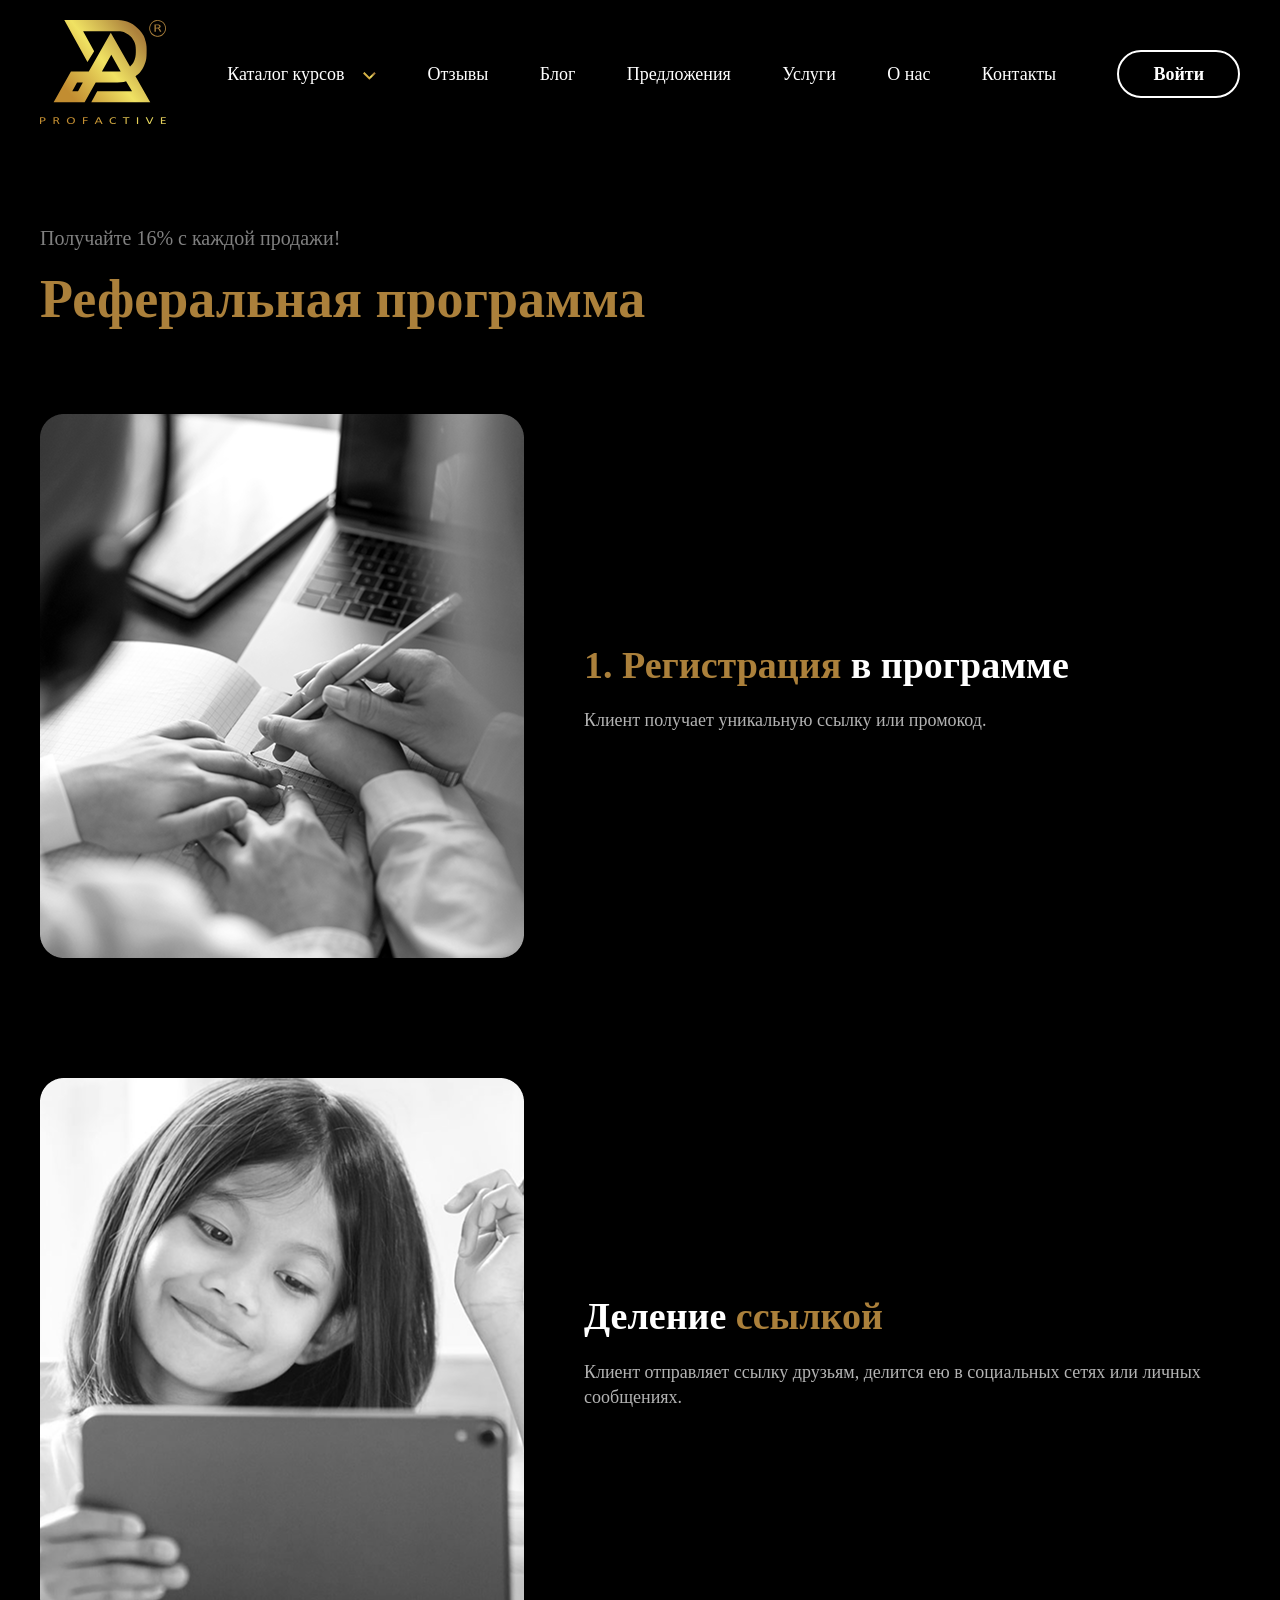
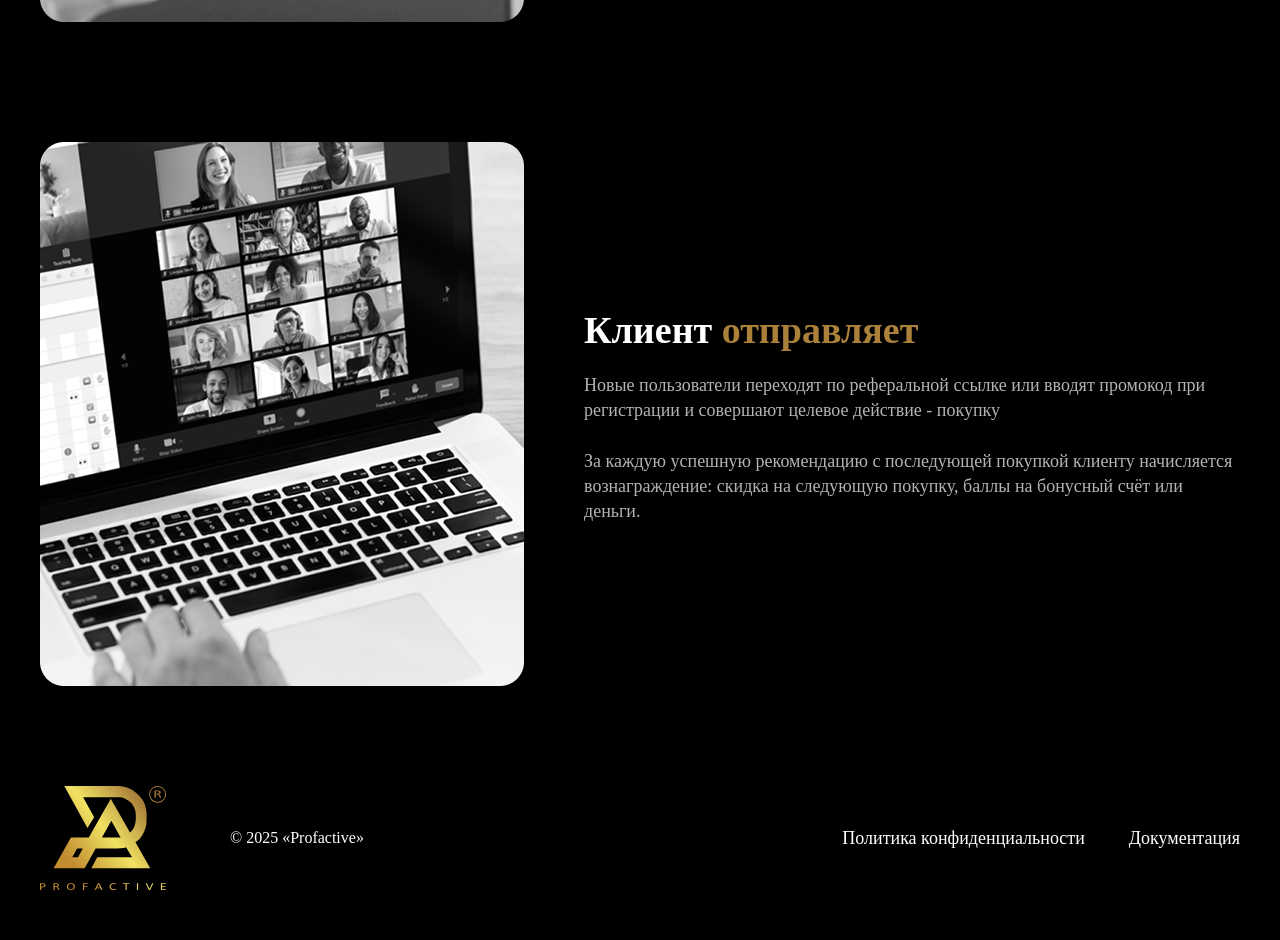
<file: index.html>
<!DOCTYPE html>
<html lang="en">

<head>
    <meta charset="UTF-8">
    <meta name="viewport" content="width=device-width, initial-scale=1.0">
    <title>Abubakr</title>
    <link rel="icon" href="images/header/Vector (4).svg">
    <link rel="stylesheet" href="./css/style.css">
</head>

<body>

    <header class="header">
        <div class="container header__container">
            <a href="index.html">
                <img class="header__img" src="./images/header/Vector (4).svg" alt="img">
            </a>
            <ul class="header__list">
                <li class="header__item">
                    <a class="header__link" href="Curse.html">
                        Каталог курсов

                        <img class="header__images" src="./images/header/Vector.svg" alt="img">
                    </a>
                </li>

                <li class="header__item">
                    <a class="header__link" href="Reviews.html">
                        Отзывы
                    </a>
                </li>

                <li class="header__item">
                    <a class="header__link" href="blog.html">
                        Блог
                    </a>
                </li>

                <li class="header__item">
                    <a class="header__link" href="services.html">
                        Предложения
                    </a>
                </li>

                <li class="header__item">
                    <a class="header__link" href="Services.html">
                        Услуги
                    </a>
                </li>

                <li class="header__item">
                    <a class="header__link" href="About Us.html">
                        О нас
                    </a>
                </li>

                <li class="header__item">
                    <a class="header__link" href="contacts.html">
                        Контакты
                    </a>
                </li>

            </ul>

            <a class="header__link__title" href="/">
                Войти
            </a>

            <img class="header__img__title" src="./images/header/001.svg" alt="img">

        </div>


    </header>

    <section class="btn">
        <div class="container btn__container">
            <div class="btn__wrapper">
                <p class="btn__descr">
                    Получайте 16% с каждой продажи!
                </p>

                <h1 class="btn__title">
                    Реферальная программа
                </h1>
            </div>

            <ul class="btn__list">
                <li class="btn__item">
                    <img class="btn__img" src="./images/section/1.png" alt="img">

                    <div class="btn__box">
                        <h2 class="btn__text">
                            <span class="btn__span">
                                1. Регистрация
                            </span>

                            в программе
                        </h2>

                        <p class="btn__title__text">
                            Клиент получает уникальную ссылку или промокод.
                        </p>
                    </div>

                </li>

                <li class="btn__item">
                    <img class="btn__img" src="./images/section/2.png" alt="img">

                    <div class="btn__box">
                        <h2 class="btn__text">
                            Деление
                            <span class="btn__span">
                                ссылкой
                            </span>
                        </h2>

                        <p class="btn__title__text">
                            Клиент отправляет ссылку друзьям, делится ею в социальных сетях или личных сообщениях.
                        </p>
                    </div>

                </li>

                <li class="btn__item">
                    <img class="btn__img" src="./images/section/3.png" alt="img">

                    <div class="btn__box">
                        <h2 class="btn__text">
                            Клиент
                            <span class="btn__span">
                                отправляет
                            </span>
                        </h2>

                        <p class="btn__title__text">
                            Новые пользователи переходят по реферальной ссылке или вводят промокод при регистрации и
                            совершают целевое действие - покупку
                            <br><br>
                            За каждую успешную рекомендацию с последующей покупкой клиенту начисляется вознаграждение:
                            скидка на следующую покупку, баллы на бонусный счёт или деньги.
                        </p>
                    </div>

                </li>
            </ul>

        </div>

    </section>

    <footer class="ihost">
        <div class="container ihost__container">
            <img class="ihost__img" src="./images/header/Vector (4).svg" alt="img">

            <p class="ihost__text">
                © 2025 «Profactive»
            </p>

            <a class="ihost__link" href="/">
                Политика конфиденциальности
            </a>

            <a class="ihost__link" href="/">
                Документация
            </a>

            <p class="ihost__text__1">
                © 2025 «Profactive»
            </p>
        </div>

    </footer>

</body>

</html>
</file>
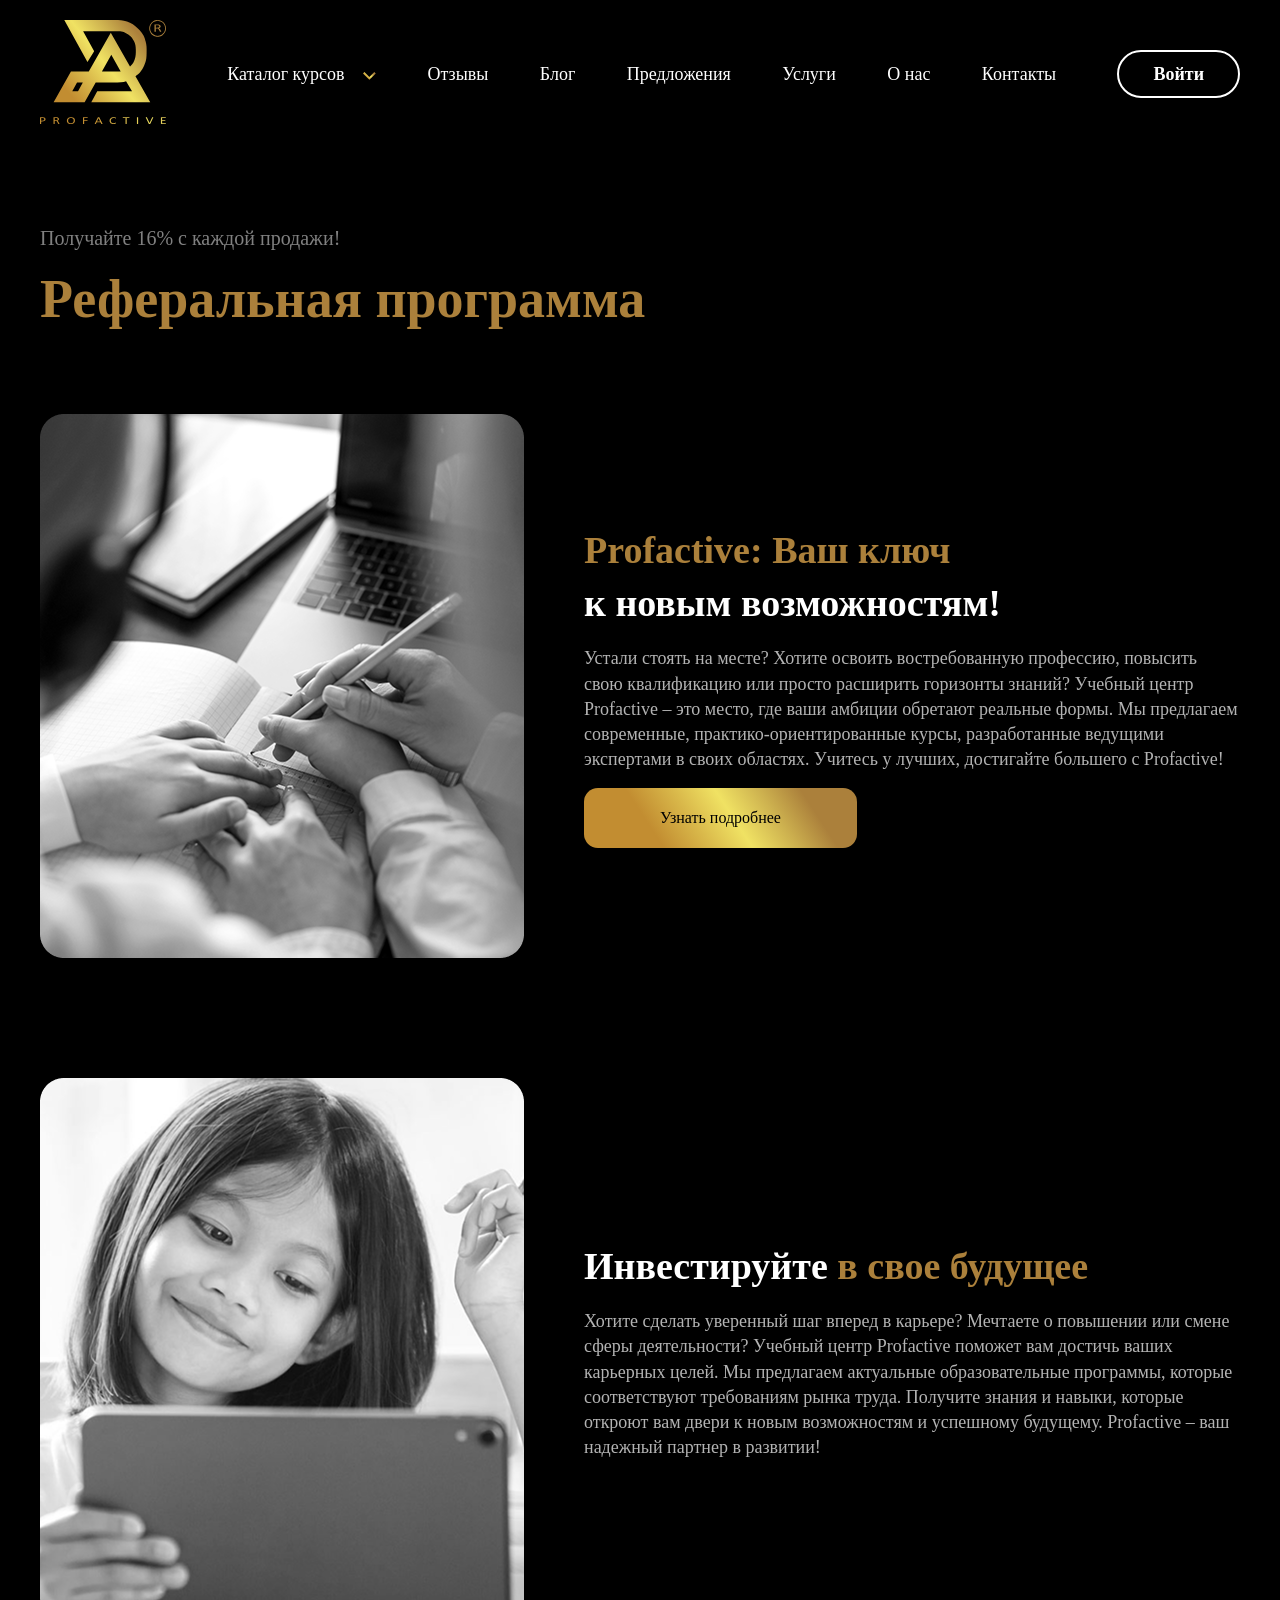
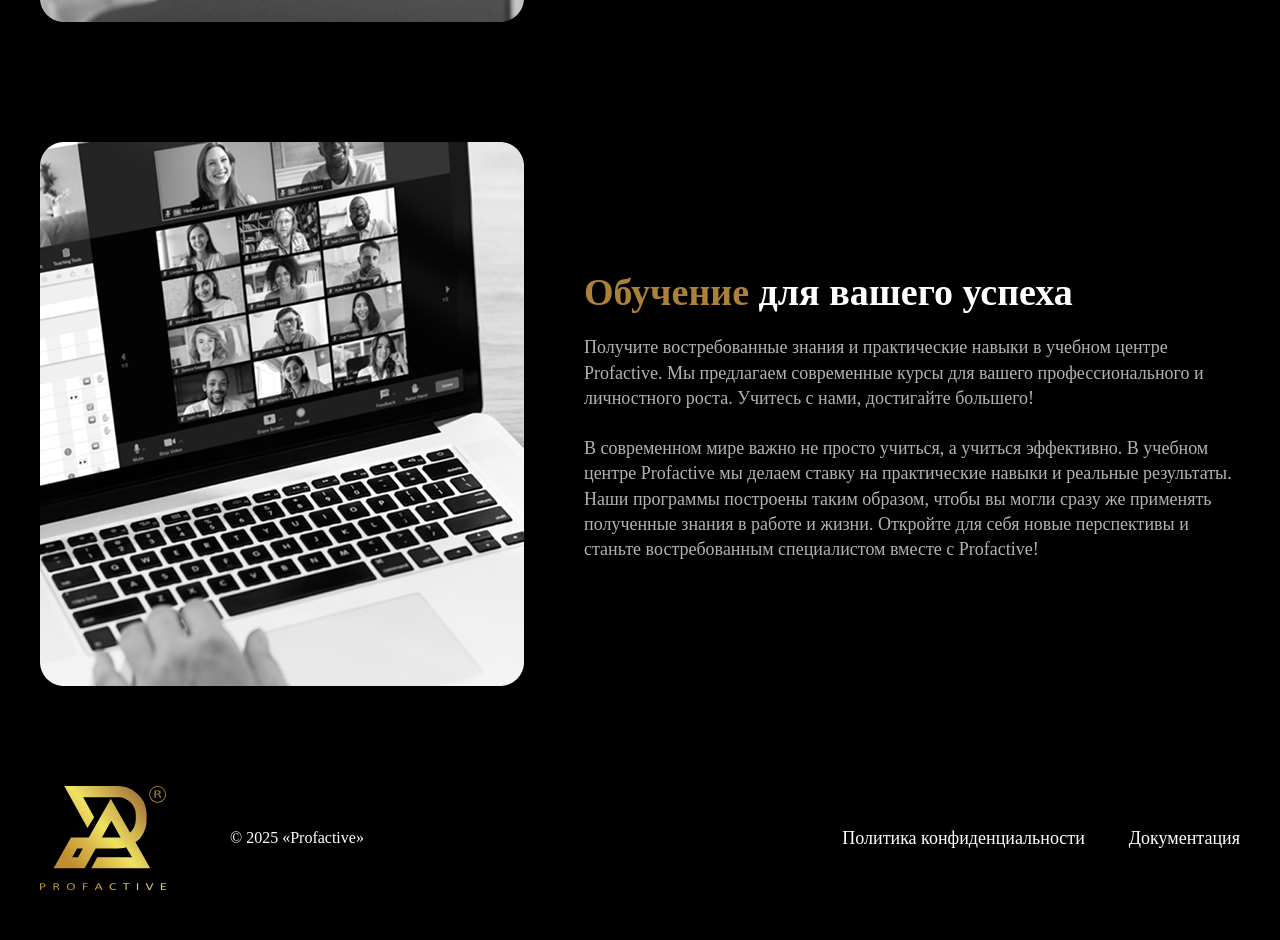
<file: about us.html>
<!DOCTYPE html>
<html lang="en">

<head>
    <meta charset="UTF-8">
    <meta name="viewport" content="width=device-width, initial-scale=1.0">
    <title>Abubakr</title>
    <link rel="icon" href="./images/header/Vector (4).svg">
    <link rel="stylesheet" href="./css/style.css">
</head>

<body>

    <header class="header">
        <div class="container header__container">
            <a href="index.html">
                <img class="header__img" src="./images/header/Vector (4).svg" alt="img">
            </a>
            <ul class="header__list">
                <li class="header__item">
                    <a class="header__link" href="Curse.html">
                        Каталог курсов

                        <img class="header__images" src="./images/header/Vector.svg" alt="img">
                    </a>
                </li>

                <li class="header__item">
                    <a class="header__link" href="Reviews.html">
                        Отзывы
                    </a>
                </li>

                <li class="header__item">
                    <a class="header__link" href="blog.html">
                        Блог
                    </a>
                </li>

                <li class="header__item">
                    <a class="header__link" href="services.html">
                        Предложения
                    </a>
                </li>

                <li class="header__item">
                    <a class="header__link" href="Services.html">
                        Услуги
                    </a>
                </li>

                <li class="header__item">
                    <a class="header__link" href="About Us.html">
                        О нас
                    </a>
                </li>

                <li class="header__item">
                    <a class="header__link" href="contacts.html">
                        Контакты
                    </a>
                </li>

            </ul>

            <a class="header__link__title" href="/">
                Войти
            </a>

            <img class="header__img__title" src="./images/header/001.svg" alt="img">

        </div>


    </header>

    <section class="btn">
        <div class="container btn__container">
            <div class="btn__wrapper">
                <p class="btn__descr">
                    Получайте 16% с каждой продажи!
                </p>

                <h1 class="btn__title">
                    Реферальная программа
                </h1>
            </div>

            <ul class="btn__list">
                <li class="btn__item">
                    <img class="btn__img" src="./images/section/1.png" alt="img">

                    <div class="btn__box">
                        <h2 class="btn__text">
                            <span class="btn__span">
                                Profactive: Ваш ключ
                            </span>

                            <br>

                            к новым возможностям!
                        </h2>

                        <p class="btn__title__text">
                            Устали стоять на месте? Хотите освоить востребованную профессию, повысить свою квалификацию
                            или просто расширить горизонты знаний? Учебный центр Profactive – это место, где ваши
                            амбиции обретают реальные формы. Мы предлагаем современные, практико-ориентированные курсы,
                            разработанные ведущими экспертами в своих областях. Учитесь у лучших, достигайте большего с
                            Profactive!
                        </p>

                        <a class="class" href="/">
                            Узнать подробнее
                        </a>
                    </div>

                </li>

                <li class="btn__item">
                    <img class="btn__img" src="./images/section/2.png" alt="img">

                    <div class="btn__box">
                        <h2 class="btn__text">
                            Инвестируйте
                            <span class="btn__span">
                                в свое будущее
                            </span>
                        </h2>

                        <p class="btn__title__text">
                            Хотите сделать уверенный шаг вперед в карьере? Мечтаете о повышении или смене сферы
                            деятельности? Учебный центр Profactive поможет вам достичь ваших карьерных целей. Мы
                            предлагаем актуальные образовательные программы, которые соответствуют требованиям рынка
                            труда. Получите знания и навыки, которые откроют вам двери к новым возможностям и успешному
                            будущему. Profactive – ваш надежный партнер в развитии!
                        </p>
                    </div>

                </li>

                <li class="btn__item">
                    <img class="btn__img" src="./images/section/3.png" alt="img">

                    <div class="btn__box">
                        <h2 class="btn__text">
                            <span class="btn__span">
                                Обучение
                            </span>
                            для вашего успеха
                        </h2>

                        <p class="btn__title__text">
                            Получите востребованные знания и практические навыки в учебном центре Profactive. Мы
                            предлагаем современные курсы для вашего профессионального и личностного роста. Учитесь с
                            нами, достигайте большего!
                            <br><br>
                            В современном мире важно не просто учиться, а учиться эффективно. В учебном центре
                            Profactive мы делаем ставку на практические навыки и реальные результаты. Наши программы
                            построены таким образом, чтобы вы могли сразу же применять полученные знания в работе и
                            жизни. Откройте для себя новые перспективы и станьте востребованным специалистом вместе с
                            Profactive!
                        </p>
                    </div>

                </li>
            </ul>

        </div>

    </section>

    <footer class="ihost">
        <div class="container ihost__container">
            <img class="ihost__img" src="./images/header/Vector (4).svg" alt="img">

            <p class="ihost__text">
                © 2025 «Profactive»
            </p>

            <a class="ihost__link" href="/">
                Политика конфиденциальности
            </a>

            <a class="ihost__link" href="/">
                Документация
            </a>

            <p class="ihost__text__1">
                © 2025 «Profactive»
            </p>
        </div>

    </footer>

</body>

</html>
</file>
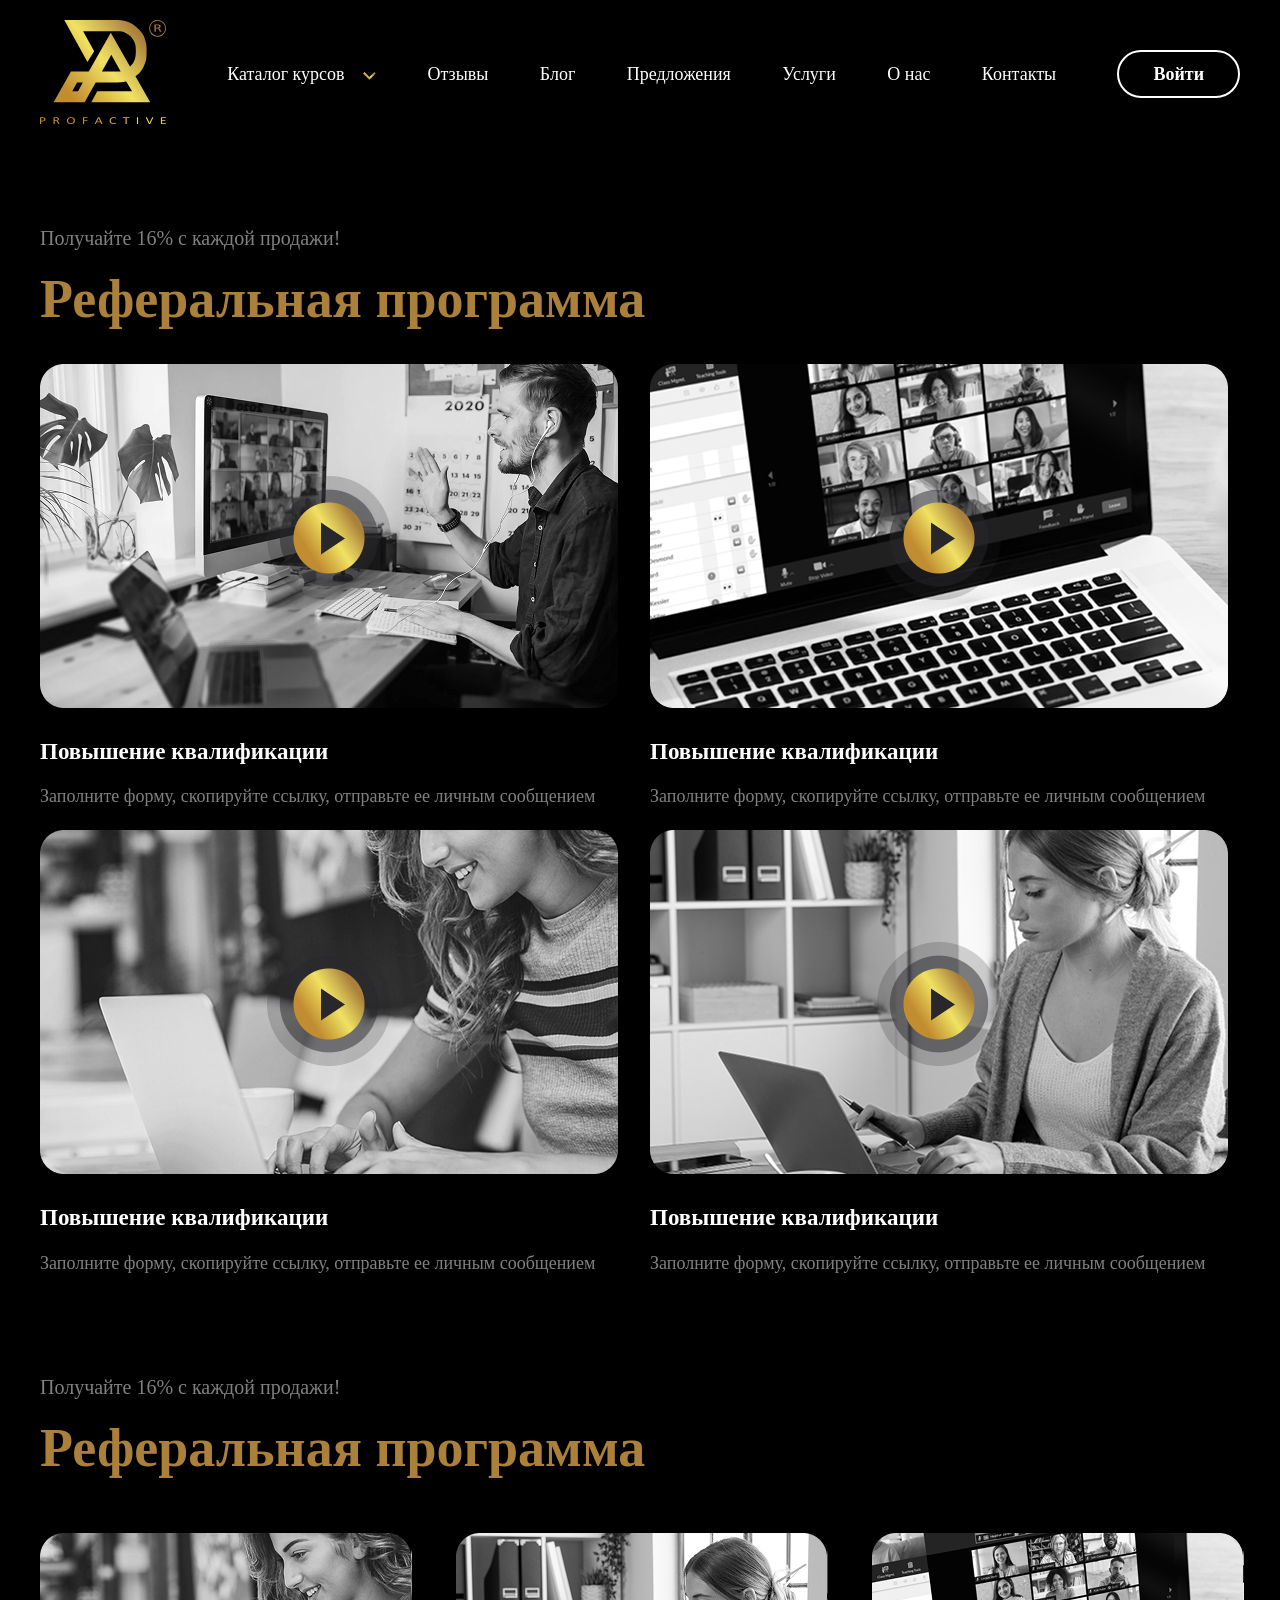
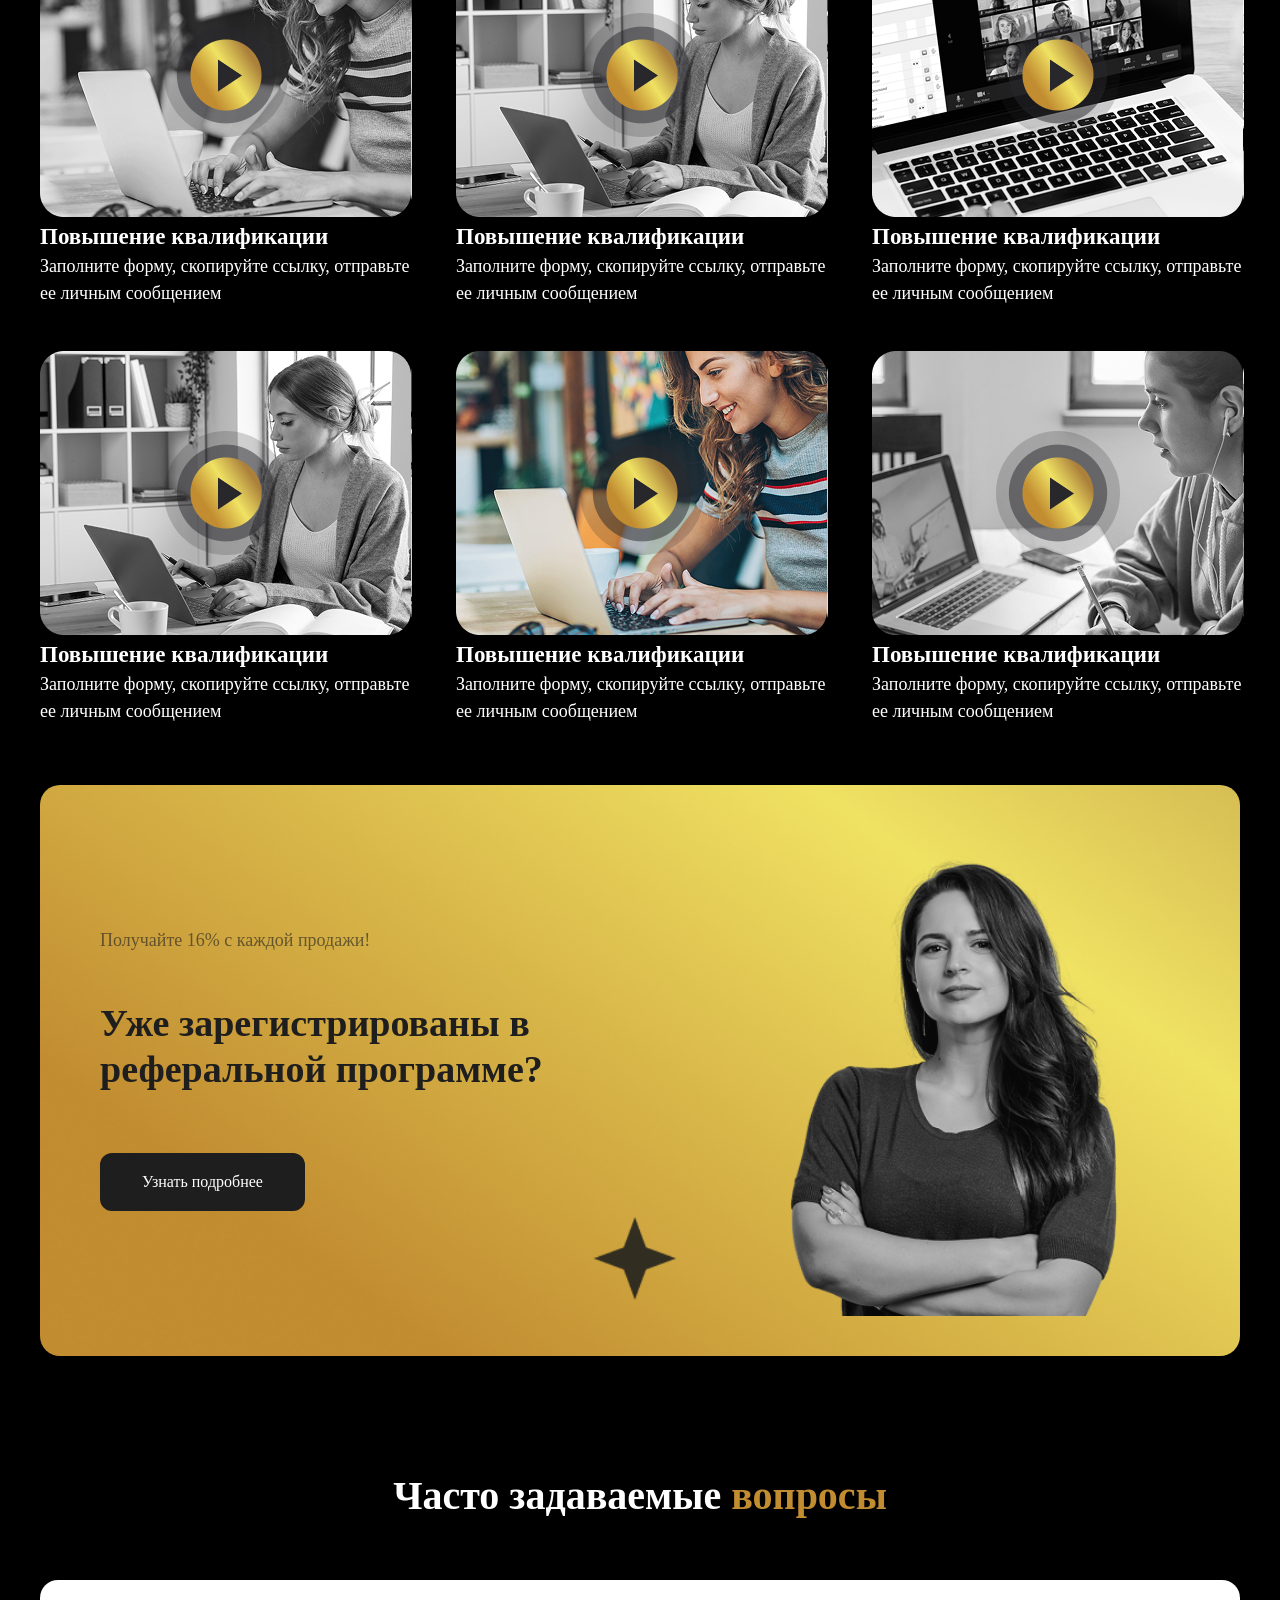
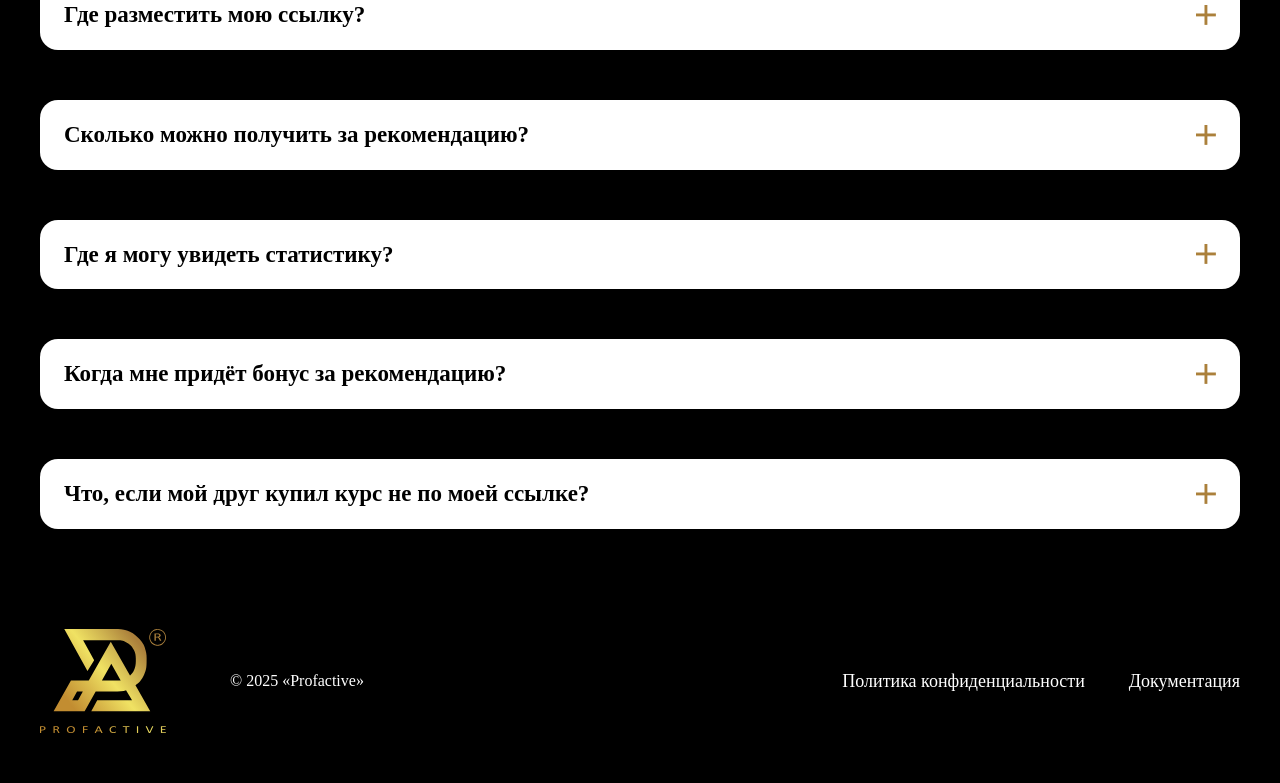
<file: blog.html>
<!DOCTYPE html>
<html lang="en">

<head>
    <meta charset="UTF-8">
    <meta name="viewport" content="width=device-width, initial-scale=1.0">
    <title>Abubakr</title>
    <link rel="icon" href="./images/header/Vector (4).svg">
    <link rel="stylesheet" href="./css/style.css">
</head>

<body>

    <header class="header">
        <div class="container header__container">
            <a href="index.html">
                <img class="header__img" src="./images/header/Vector (4).svg" alt="img">
            </a>
            <ul class="header__list">
                <li class="header__item">
                    <a class="header__link" href="Curse.html">
                        Каталог курсов

                        <img class="header__images" src="./images/header/Vector.svg" alt="">
                    </a>
                </li>

                <li class="header__item">
                    <a class="header__link" href="Reviews.html">
                        Отзывы
                    </a>
                </li>

                <li class="header__item">
                    <a class="header__link" href="blog.html">
                        Блог
                    </a>
                </li>

                <li class="header__item">
                    <a class="header__link" href="services.html">
                        Предложения
                    </a>
                </li>

                <li class="header__item">
                    <a class="header__link" href="Services.html">
                        Услуги
                    </a>
                </li>

                <li class="header__item">
                    <a class="header__link" href="About Us.html">
                        О нас
                    </a>
                </li>

                <li class="header__item">
                    <a class="header__link" href="contacts.html">
                        Контакты
                    </a>
                </li>

            </ul>

            <a class="header__link__title" href="/">
                Войти
            </a>

            <img class="header__img__title" src="./images/header/001.svg" alt="img">

        </div>


    </header>

    <section class="bold">
        <div class="container bold__container">
            <div class="bold__wrapper">
                <p class="btn__descr">
                    Получайте 16% с каждой продажи!
                </p>

                <h1 class="btn__title">
                    Реферальная программа
                </h1>
            </div>

            <ul class="bold__list">
                <li class="bold__item">
                    <div class="bold__descr">
                        <img class="bold__logo"
                            src="./images/bold/devocka-podrostok-doma-vo-vrema-onlain-skoly-s-noutbukom-i-noutbukom 2-1.png"
                            alt="img">

                        <img class="bold__img" src="./images/bold/Group 512857.png" alt="img">

                    </div>

                    <h3 class="bold__title">
                        Повышение квалификации
                    </h3>
                    <p class="bold__text">
                        Заполните форму, скопируйте ссылку, отправьте ее личным сообщением
                    </p>

                </li>

                <li class="bold__item">
                    <div class="bold__descr">
                        <img class="bold__logo"
                            src="./images/bold/devocka-podrostok-doma-vo-vrema-onlain-skoly-s-noutbukom-i-noutbukom 2.png"
                            alt="img">

                        <img class="bold__img" src="./images/bold/Group 512857.png" alt="img">

                    </div>

                    <h3 class="bold__title">
                        Повышение квалификации
                    </h3>

                    <p class="bold__text">
                        Заполните форму, скопируйте ссылку, отправьте ее личным сообщением
                    </p>

                </li>

                <li class="bold__item">
                    <div class="bold__descr">
                        <img class="bold__logo"
                            src="./images/bold/devocka-podrostok-doma-vo-vrema-onlain-skoly-s-noutbukom-i-noutbukom 2-2.png"
                            alt="img">

                        <img class=" bold__img" src="./images/bold/Group 512857.png" alt="img">

                    </div>

                    <h3 class="bold__title">
                        Повышение квалификации
                    </h3>

                    <p class="bold__text">
                        Заполните форму, скопируйте ссылку, отправьте ее личным сообщением
                    </p>

                </li>

                <li class="bold__item">
                    <div class="bold__descr">
                        <img class="bold__logo"
                            src="./images/bold/devocka-podrostok-doma-vo-vrema-onlain-skoly-s-noutbukom-i-noutbukom 2-3.png"
                            alt="img">

                        <img class="bold__img" src="./images/bold/Group 512857.png" alt="img">
                        
                    </div>

                    <h3 class="bold__title">
                        Повышение квалификации
                    </h3>

                    <p class="bold__text">
                        Заполните форму, скопируйте ссылку, отправьте ее личным сообщением
                    </p>

                </li>

            </ul>

        </div>

    </section>

    <section class="vivo">
        <div class="container vivo__container">
            <div class="vivo__wrapper">
                <p class="btn__descr">
                    Получайте 16% с каждой продажи!
                </p>

                <h1 class="btn__title">
                    Реферальная программа
                </h1>
            </div>

            <ul class="vivo__list">
                <li class="vivo__item">
                    <a class="vivo__link" href="/">
                        <img class="vivo__img__1" src="./images/bold/Group 512857.png" alt="img">
                    </a>

                    <h3 class="vivo__title">
                        Повышение квалификации
                    </h3>

                    <p class="vivo__text">
                        Заполните форму, скопируйте ссылку, отправьте ее личным сообщением
                    </p>

                </li>

                <li class="vivo__item">
                    <a class="vivo__link" href="/">
                        <img class="vivo__img__2" src="./images/bold/Group 512857.png" alt="img">
                    </a>

                    <h3 class="vivo__title">
                        Повышение квалификации
                    </h3>

                    <p class="vivo__text">
                        Заполните форму, скопируйте ссылку, отправьте ее личным сообщением
                    </p>

                </li>

                <li class="vivo__item">
                    <a class="vivo__link" href="/">
                        <img class="vivo__img__3" src="./images/bold/Group 512857.png" alt="img">
                    </a>

                    <h3 class="vivo__title">
                        Повышение квалификации
                    </h3>

                    <p class="vivo__text">
                        Заполните форму, скопируйте ссылку, отправьте ее личным сообщением
                    </p>

                </li>

                <li class="vivo__item">
                    <a class="vivo__link" href="/">
                        <img class="vivo__img__4" src="./images/bold/Group 512857.png" alt="img">
                    </a>

                    <h3 class="vivo__title">
                        Повышение квалификации
                    </h3>

                    <p class="vivo__text">
                        Заполните форму, скопируйте ссылку, отправьте ее личным сообщением
                    </p>

                </li>

                <li class="vivo__item">
                    <a class="vivo__link" href="/">
                        <img class="vivo__img__5" src="./images/bold/Group 512857.png" alt="img">
                    </a>

                    <h3 class="vivo__title">
                        Повышение квалификации
                    </h3>

                    <p class="vivo__text">
                        Заполните форму, скопируйте ссылку, отправьте ее личным сообщением
                    </p>

                </li>

                <li class="vivo__item">
                    <a class="vivo__link" href="/">
                        <img class="vivo__img__6" src="./images/bold/Group 512857.png" alt="img">
                    </a>

                    <h3 class="vivo__title">
                        Повышение квалификации
                    </h3>

                    <p class="vivo__text">
                        Заполните форму, скопируйте ссылку, отправьте ее личным сообщением
                    </p>

                </li>

            </ul>

        </div>

    </section>

    <section class="font">
        <div class="container font__container">

            <div class="font__wrapper">
                <p class="font__title">
                    Получайте 16% с каждой продажи!
                </p>

                <h2 class="font__text">
                    Уже зарегистрированы в реферальной программе?
                </h2>

                <a class="font__link" href="#">
                    Узнать подробнее
                </a>
            </div>

            <img class="font__img" src="./images/font/Untitled design (73) 1.png" alt="banner">

        </div>
    </section>

    <section class="phone">
        <div class="container phone__container">
            <h2 class="phone__title">
                Часто задаваемые
                <span class="phone__span">
                    вопросы
                </span>
            </h2>

            <ul class="phone__list">
                <li class="phone__item">
                    <a class="phone__link" href="/">
                        <p class="phone__text">
                            Где разместить мою ссылку?
                        </p>

                        <img class="phone__img" src="./images/font/plus.png" alt="img">

                    </a>
                </li>

                <li class="phone__item">
                    <a class="phone__link" href="/">
                        <p class="phone__text">
                            Сколько можно получить за рекомендацию?
                        </p>

                        <img class="phone__img" src="./images/font/plus.png" alt="img">

                    </a>
                </li>

                <li class="phone__item">
                    <a class="phone__link" href="/">
                        <p class="phone__text">
                            Где я могу увидеть статистику?
                        </p>

                        <img class="phone__img" src="./images/font/plus.png" alt="img">

                    </a>
                </li>

                <li class="phone__item">
                    <a class="phone__link" href="/">
                        <p class="phone__text">
                            Когда мне придёт бонус за рекомендацию?
                        </p>

                        <img class="phone__img" src="./images/font/plus.png" alt="img">

                    </a>
                </li>

                <li class="phone__item">
                    <a class="phone__link" href="/">
                        <p class="phone__text">
                            Что, если мой друг купил курс не по моей ссылке?
                        </p>

                        <img class="phone__img" src="./images/font/plus.png" alt="img">

                    </a>
                </li>

            </ul>

        </div>

    </section>

    <footer class="ihost">
        <div class="container ihost__container">
            <img class="ihost__img" src="./images/header/Vector (4).svg" alt="img">

            <p class="ihost__text">
                © 2025 «Profactive»
            </p>

            <a class="ihost__link" href="/">
                Политика конфиденциальности
            </a>

            <a class="ihost__link" href="/">
                Документация
            </a>

            <p class="ihost__text__1">
                © 2025 «Profactive»
            </p>
        </div>

    </footer>

</body>

</html>
</file>
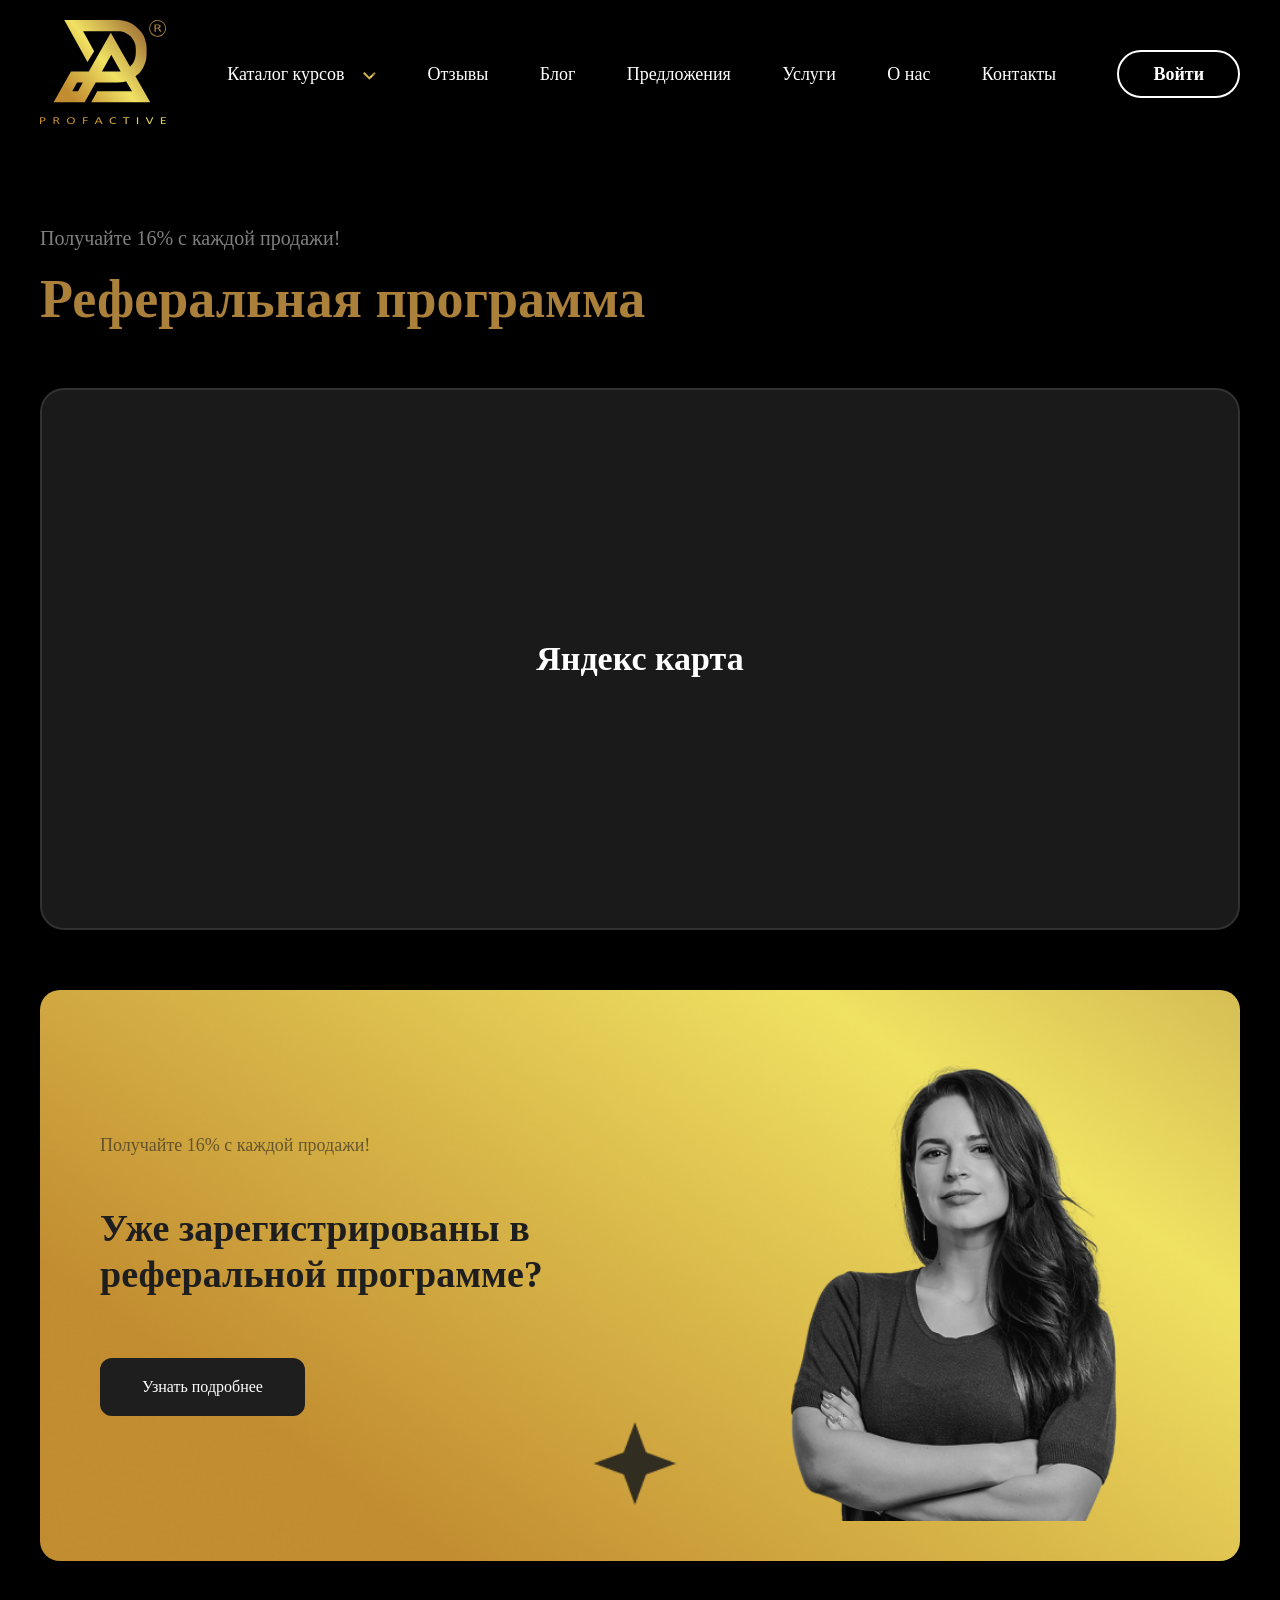
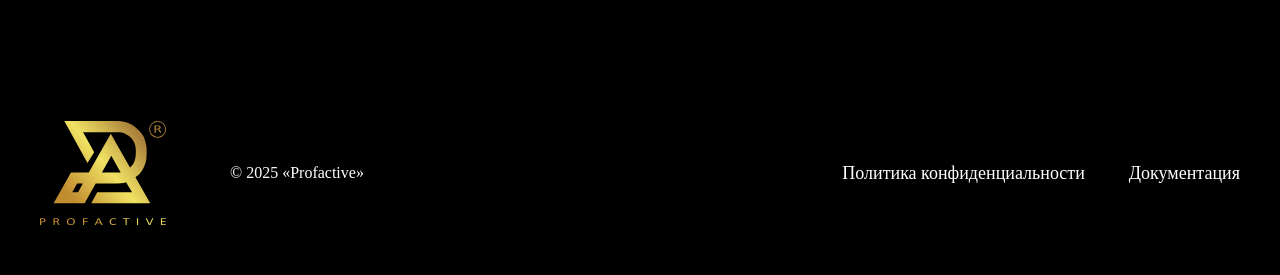
<file: contacts.html>
<!DOCTYPE html>
<html lang="en">

<head>
    <meta charset="UTF-8">
    <meta name="viewport" content="width=device-width, initial-scale=1.0">
    <title>Abubakr</title>
    <link rel="icon" href="./images/header/Vector (4).svg">
    <link rel="stylesheet" href="./css/style.css">
</head>

<body>

    <header class="header">
        <div class="container header__container">
            <a href="index.html">
                <img class="header__img" src="./images/header/Vector (4).svg" alt="img">
            </a>
            <ul class="header__list">
                <li class="header__item">
                    <a class="header__link" href="Curse.html">
                        Каталог курсов

                        <img class="header__images" src="./images/header/Vector.svg" alt="">
                    </a>
                </li>

                <li class="header__item">
                    <a class="header__link" href="Reviews.html">
                        Отзывы
                    </a>
                </li>

                <li class="header__item">
                    <a class="header__link" href="/">
                        Блог
                    </a>
                </li>

                <li class="header__item">
                    <a class="header__link" href="services.html">
                        Предложения
                    </a>
                </li>

                <li class="header__item">
                    <a class="header__link" href="Services.html">
                        Услуги
                    </a>
                </li>

                <li class="header__item">
                    <a class="header__link" href="About Us.html">
                        О нас
                    </a>
                </li>

                <li class="header__item">
                    <a class="header__link" href="blog.html">
                        Контакты
                    </a>
                </li>

            </ul>

            <a class="header__link__title" href="/">
                Войти
            </a>

            <img class="header__img__title" src="./images/header/001.svg" alt="img">

        </div>


    </header>

    <section class="redmi">
        <div class="container redmi__container">
            <div class="redmi__wrapper">
                <p class="btn__descr">
                    Получайте 16% с каждой продажи!
                </p>

                <h1 class="btn__title">
                    Реферальная программа
                </h1>
            </div>

            <div class="redmi__descr">
                <a class="redmi__link" href="/">
                    Яндекс карта
                </a>
            </div>

        </div>

    </section>

    <section class="font">
        <div class="container font__container">

            <div class="font__wrapper">
                <p class="font__title">
                    Получайте 16% с каждой продажи!
                </p>

                <h2 class="font__text">
                    Уже зарегистрированы в реферальной программе?
                </h2>

                <a class="font__link" href="#">
                    Узнать подробнее
                </a>
            </div>

            <img class="font__img" src="./images/font/Untitled design (73) 1.png" alt="banner">

        </div>
    </section>

    <footer class="ihost">
        <div class="container ihost__container">
            <img class="ihost__img" src="./images/header/Vector (4).svg" alt="img">

            <p class="ihost__text">
                © 2025 «Profactive»
            </p>

            <a class="ihost__link" href="/">
                Политика конфиденциальности
            </a>

            <a class="ihost__link" href="/">
                Документация
            </a>

            <p class="ihost__text__1">
                © 2025 «Profactive»
            </p>
        </div>

    </footer>

</body>

</html>
</file>
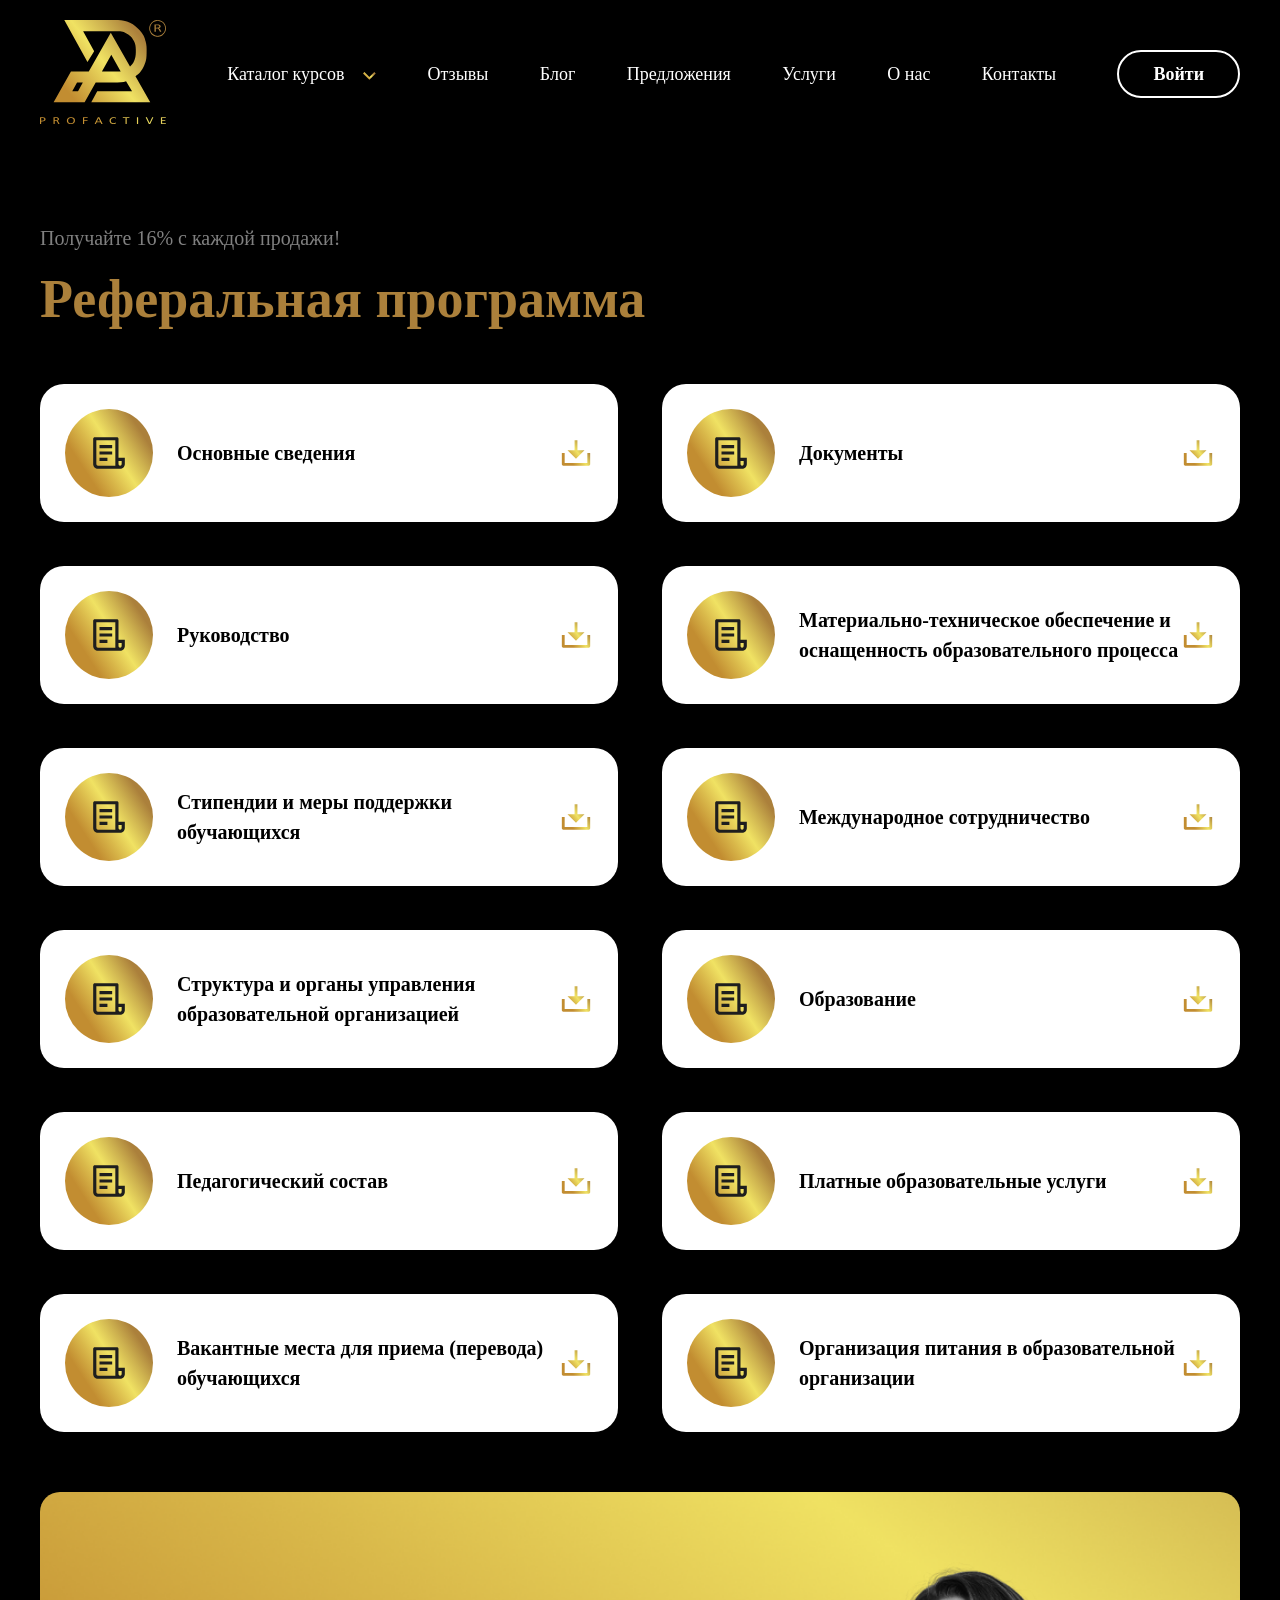
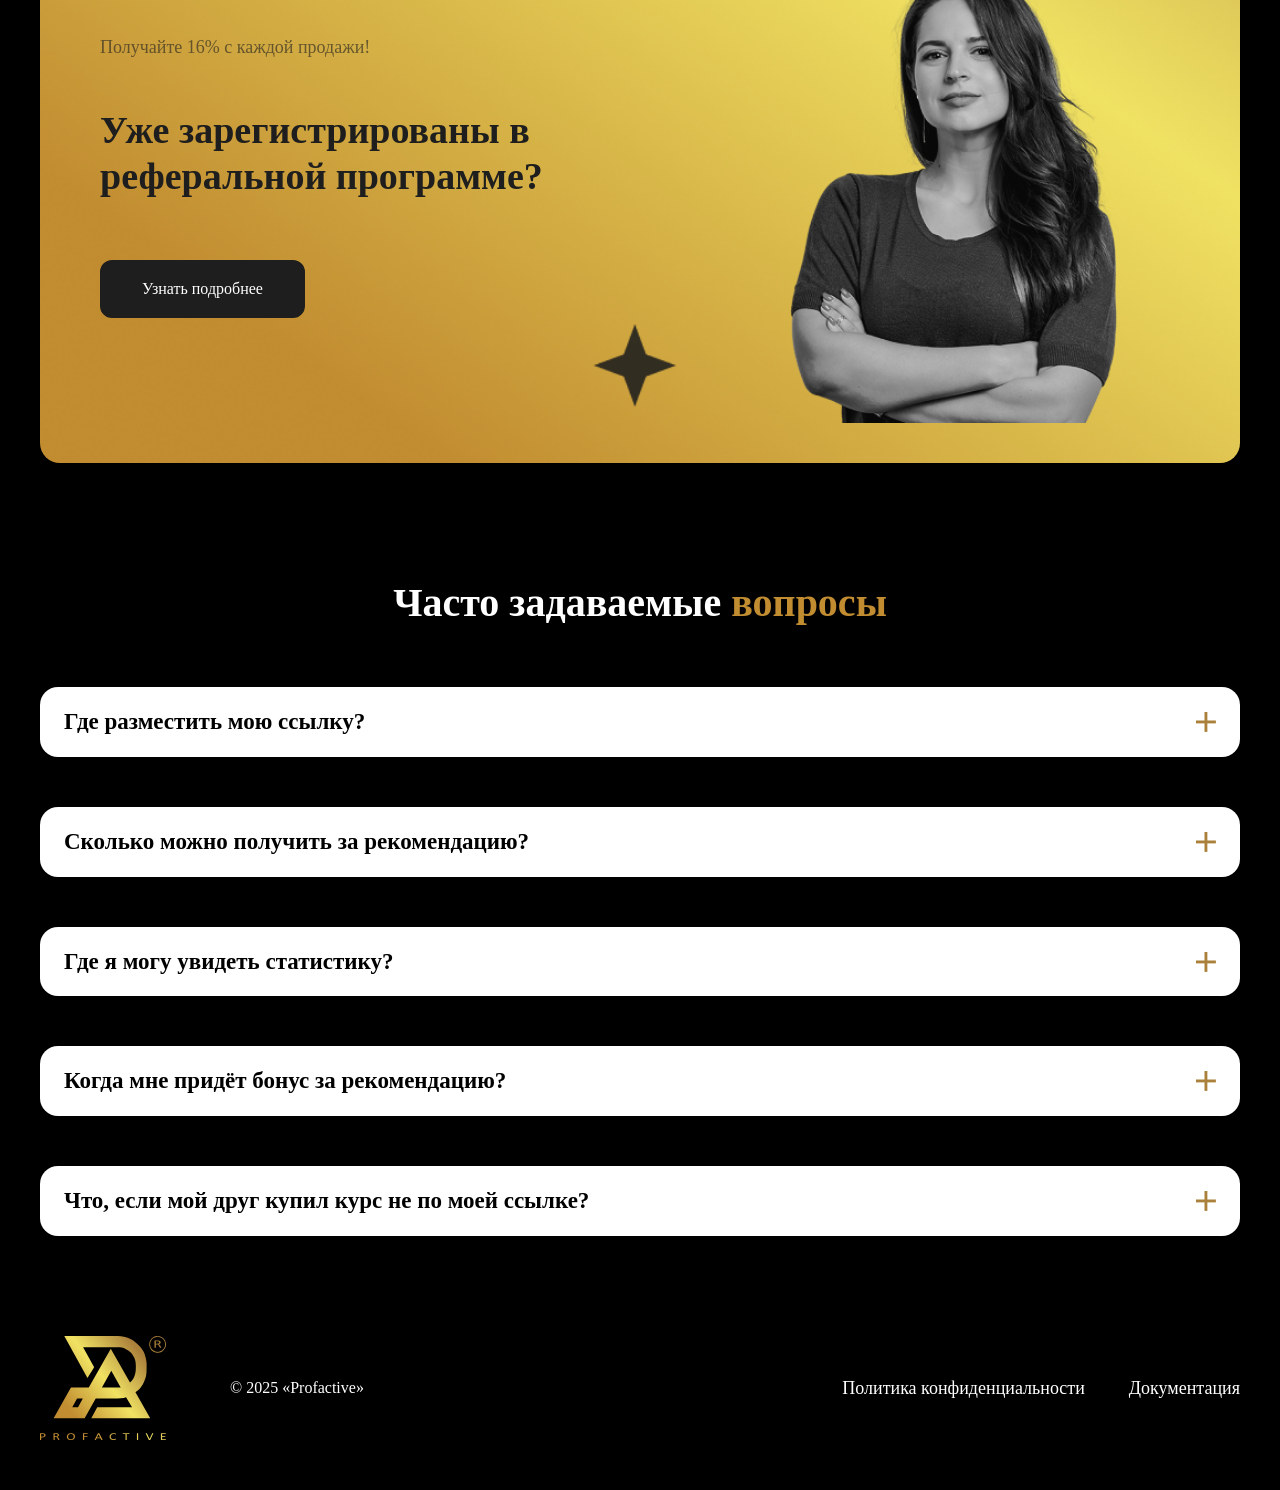
<file: curse.html>
<!DOCTYPE html>
<html lang="en">

<head>
    <meta charset="UTF-8">
    <meta name="viewport" content="width=device-width, initial-scale=1.0">
    <title>Abubakr</title>
    <link rel="icon" href="./images/header/Vector (4).svg">
    <link rel="stylesheet" href="./css/style.css">
</head>

<body>

    <header class="header">
        <div class="container header__container">
            <a href="index.html">
                <img class="header__img" src="./images/header/Vector (4).svg" alt="img">
            </a>
            <ul class="header__list">
                <li class="header__item">
                    <a class="header__link" href="Curse.html">
                        Каталог курсов

                        <img class="header__images" src="./images/header/Vector.svg" alt="">
                    </a>
                </li>

                <li class="header__item">
                    <a class="header__link" href="Reviews.html">
                        Отзывы
                    </a>
                </li>

                <li class="header__item">
                    <a class="header__link" href="blog.html">
                        Блог
                    </a>
                </li>

                <li class="header__item">
                    <a class="header__link" href="services.html">
                        Предложения
                    </a>
                </li>

                <li class="header__item">
                    <a class="header__link" href="Services.html">
                        Услуги
                    </a>
                </li>

                <li class="header__item">
                    <a class="header__link" href="About Us.html">
                        О нас
                    </a>
                </li>

                <li class="header__item">
                    <a class="header__link" href="contacts.html">
                        Контакты
                    </a>
                </li>

            </ul>

            <a class="header__link__title" href="/">
                Войти
            </a>

            <img class="header__img__title" src="./images/header/001.svg" alt="img">

        </div>


    </header>

    <section class="odam">
        <div class="container odam__container">
            <div class="odam__wrapper">
                <p class="btn__descr">
                    Получайте 16% с каждой продажи!
                </p>

                <h1 class="btn__title">
                    Реферальная программа
                </h1>

            </div>

            <ul class="odam__list">
                <li class="odam__item">
                    <img class="odam__img" src="./images/Curse/Group 304.svg" alt="img">

                    <p class="odam__title">
                        Основные сведения
                    </p>

                    <img class="odam__logo" src="./images/Curse/download-2-line.svg" alt="img">

                </li>

                <li class="odam__item">
                    <img class="odam__img" src="./images/Curse/Group 304.svg" alt="img">

                    <p class="odam__title">
                        Документы
                    </p>

                    <img class="odam__logo" src="./images/Curse/download-2-line.svg" alt="img">

                </li>

                <li class="odam__item">
                    <img class="odam__img" src="./images/Curse/Group 304.svg" alt="img">

                    <p class="odam__title">
                        Руководство
                    </p>

                    <img class="odam__logo" src="./images/Curse/download-2-line.svg" alt="img">

                </li>

                <li class="odam__item">
                    <img class="odam__img" src="./images/Curse/Group 304.svg" alt="img">

                    <p class="odam__title">
                        Материально-техническое
                        обеспечение и оснащенность
                        образовательного
                        процесса
                    </p>

                    <img class="odam__logo" src="./images/Curse/download-2-line.svg" alt="img">

                </li>

                <li class="odam__item">
                    <img class="odam__img" src="./images/Curse/Group 304.svg" alt="img">

                    <p class="odam__title">
                        Стипендии и меры
                        поддержки обучающихся
                    </p>

                    <img class="odam__logo" src="./images/Curse/download-2-line.svg" alt="img">

                </li>

                <li class="odam__item">
                    <img class="odam__img" src="./images/Curse/Group 304.svg" alt="img">

                    <p class="odam__title">
                        Международное
                        сотрудничество
                    </p>

                    <img class="odam__logo" src="./images/Curse/download-2-line.svg" alt="img">

                </li>

                <li class="odam__item">
                    <img class="odam__img" src="./images/Curse/Group 304.svg" alt="img">

                    <p class="odam__title">
                        Структура и органы
                        управления образовательной
                        организацией
                    </p>

                    <img class="odam__logo" src="./images/Curse/download-2-line.svg" alt="img">

                </li>

                <li class="odam__item">
                    <img class="odam__img" src="./images/Curse/Group 304.svg" alt="img">

                    <p class="odam__title">
                        Образование
                    </p>

                    <img class="odam__logo" src="./images/Curse/download-2-line.svg" alt="img">

                </li>

                <li class="odam__item">
                    <img class="odam__img" src="./images/Curse/Group 304.svg" alt="img">

                    <p class="odam__title">
                        Педагогический состав
                    </p>

                    <img class="odam__logo" src="./images/Curse/download-2-line.svg" alt="img">

                </li>

                <li class="odam__item">
                    <img class="odam__img" src="./images/Curse/Group 304.svg" alt="img">

                    <p class="odam__title">
                        Платные
                        образовательные услуги
                    </p>

                    <img class="odam__logo" src="./images/Curse/download-2-line.svg" alt="img">

                </li>

                <li class="odam__item">
                    <img class="odam__img" src="./images/Curse/Group 304.svg" alt="img">

                    <p class="odam__title">
                        Вакантные места
                        для приема (перевода)
                        обучающихся
                    </p>

                    <img class="odam__logo" src="./images/Curse/download-2-line.svg" alt="img">

                </li>

                <li class="odam__item">
                    <img class="odam__img" src="./images/Curse/Group 304.svg" alt="img">

                    <p class="odam__title">
                        Организация питания
                        в образовательной
                        организации
                    </p>

                    <img class="odam__logo" src="./images/Curse/download-2-line.svg" alt="img">

                </li>

            </ul>

        </div>

    </section>

    <section class="font">
        <div class="container font__container">

            <div class="font__wrapper">
                <p class="font__title">
                    Получайте 16% с каждой продажи!
                </p>

                <h2 class="font__text">
                    Уже зарегистрированы в реферальной программе?
                </h2>

                <a class="font__link" href="#">
                    Узнать подробнее
                </a>
            </div>

            <img class="font__img" src="./images/font/Untitled design (73) 1.png" alt="banner">

        </div>
    </section>

    <section class="phone">
        <div class="container phone__container">
            <h2 class="phone__title">
                Часто задаваемые
                <span class="phone__span">
                    вопросы
                </span>
            </h2>

            <ul class="phone__list">
                <li class="phone__item">
                    <a class="phone__link" href="/">
                        <p class="phone__text">
                            Где разместить мою ссылку?
                        </p>

                        <img class="phone__img" src="./images/font/plus.png" alt="img">

                    </a>
                </li>

                <li class="phone__item">
                    <a class="phone__link" href="/">
                        <p class="phone__text">
                            Сколько можно получить за рекомендацию?
                        </p>

                        <img class="phone__img" src="./images/font/plus.png" alt="img">

                    </a>
                </li>

                <li class="phone__item">
                    <a class="phone__link" href="/">
                        <p class="phone__text">
                            Где я могу увидеть статистику?
                        </p>

                        <img class="phone__img" src="./images/font/plus.png" alt="img">

                    </a>
                </li>

                <li class="phone__item">
                    <a class="phone__link" href="/">
                        <p class="phone__text">
                            Когда мне придёт бонус за рекомендацию?
                        </p>

                        <img class="phone__img" src="./images/font/plus.png" alt="img">

                    </a>
                </li>

                <li class="phone__item">
                    <a class="phone__link" href="/">
                        <p class="phone__text">
                            Что, если мой друг купил курс не по моей ссылке?
                        </p>

                        <img class="phone__img" src="./images/font/plus.png" alt="img">

                    </a>
                </li>

            </ul>

        </div>

    </section>

    <footer class="ihost">
        <div class="container ihost__container">
            <img class="ihost__img" src="./images/header/Vector (4).svg" alt="img">

            <p class="ihost__text">
                © 2025 «Profactive»
            </p>

            <a class="ihost__link" href="/">
                Политика конфиденциальности
            </a>

            <a class="ihost__link" href="/">
                Документация
            </a>

            <p class="ihost__text__1">
                © 2025 «Profactive»
            </p>
        </div>

    </footer>

</body>

</html>
</file>
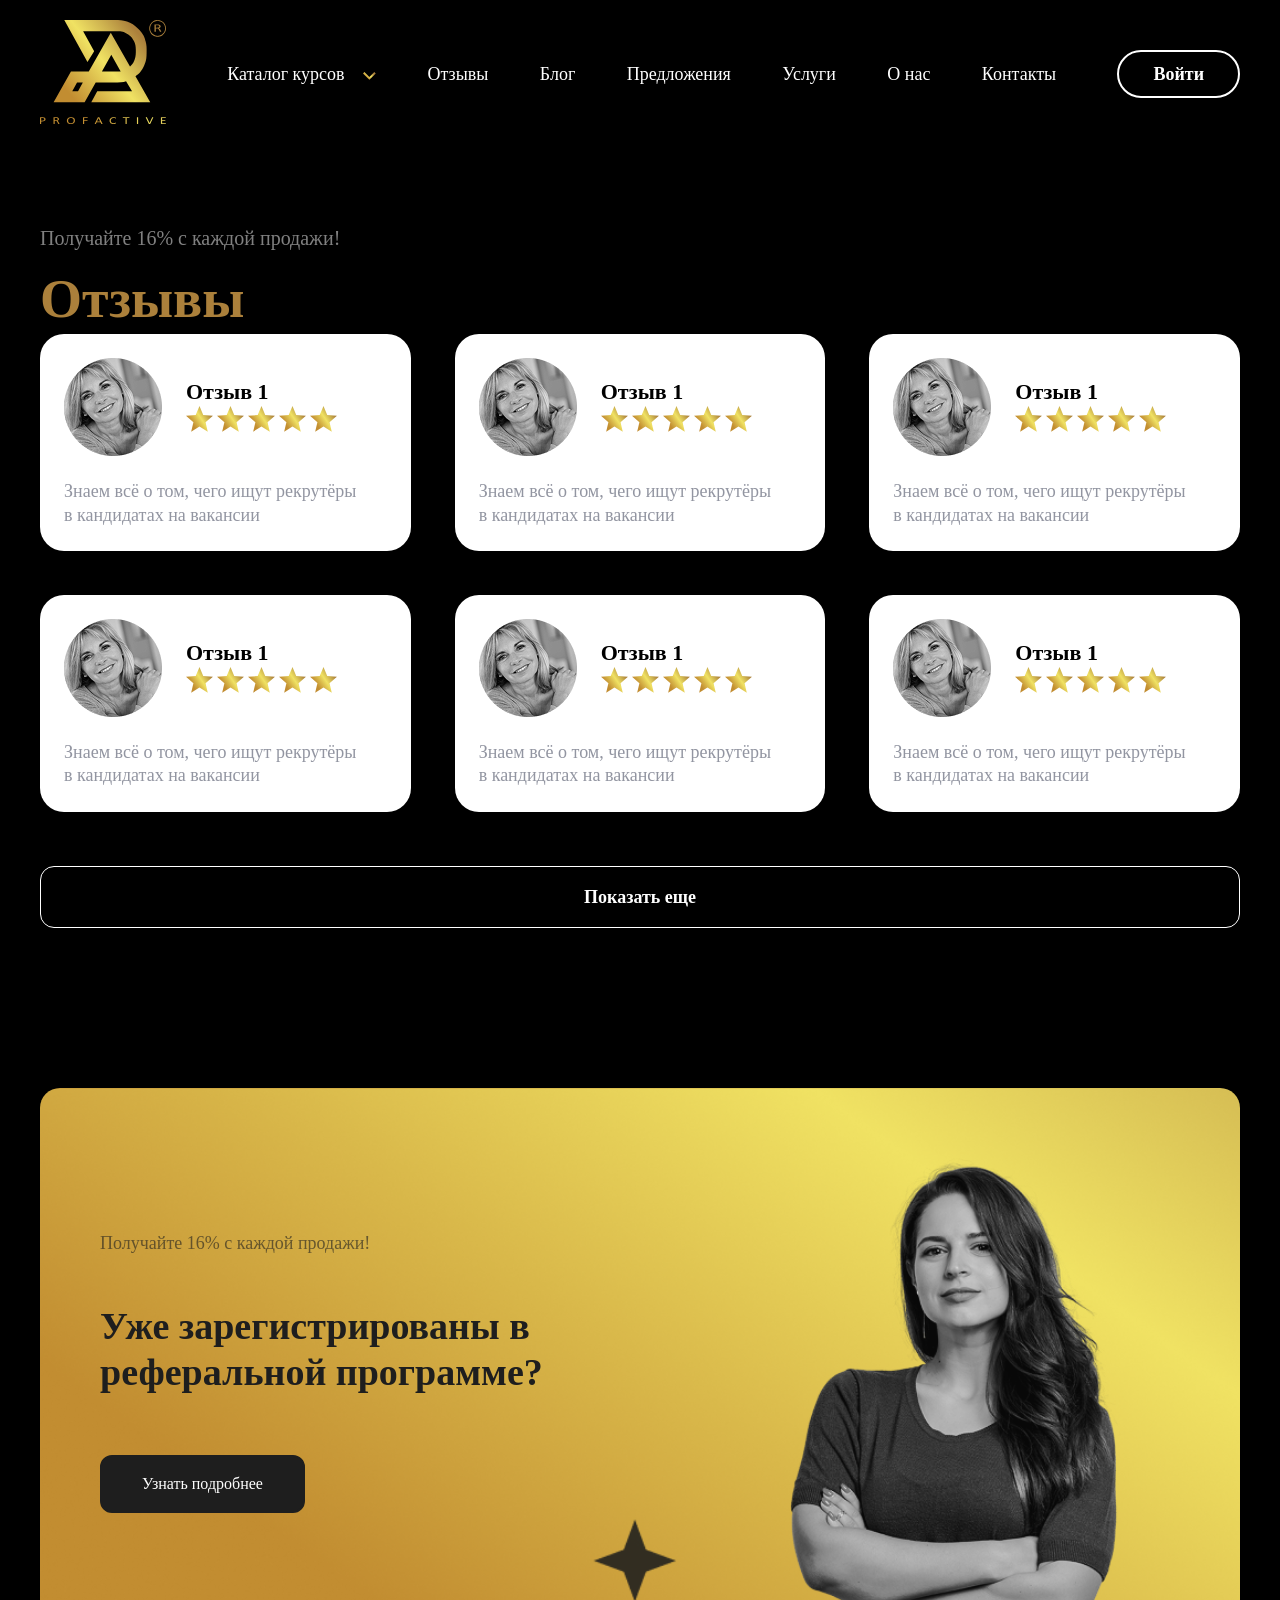
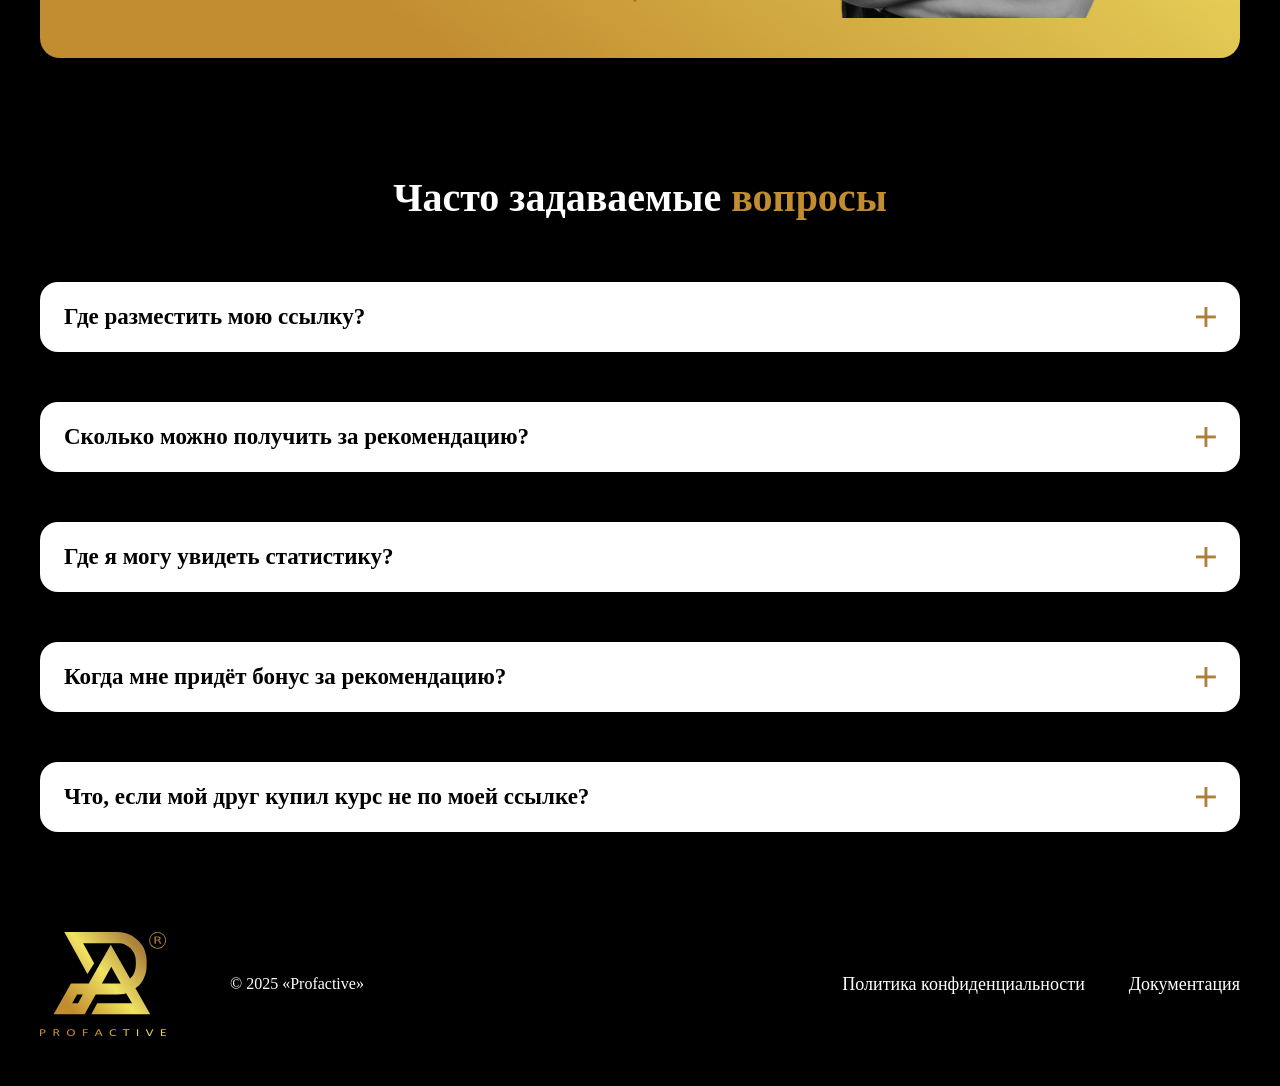
<file: reviews.html>
<!DOCTYPE html>
<html lang="en">

<head>
    <meta charset="UTF-8">
    <meta name="viewport" content="width=device-width, initial-scale=1.0">
    <title>Abubakr</title>
    <link rel="icon" href="./images/header/Vector (4).svg">
    <link rel="stylesheet" href="css/style.css">
</head>

<body>
    <header class="header">
        <div class="container header__container">
            <a href="index.html">
                <img class="header__img" src="./images/header/Vector (4).svg" alt="img">
            </a>
            <ul class="header__list">
                <li class="header__item">
                    <a class="header__link" href="Curse.html">
                        Каталог курсов

                        <img class="header__images" src="./images/header/Vector.svg" alt="">
                    </a>
                </li>

                <li class="header__item">
                    <a class="header__link" href="Reviews.html">
                        Отзывы
                    </a>
                </li>

                <li class="header__item">
                    <a class="header__link" href="blog.html">
                        Блог
                    </a>
                </li>

                <li class="header__item">
                    <a class="header__link" href="services.html">
                        Предложения
                    </a>
                </li>

                <li class="header__item">
                    <a class="header__link" href="Services.html">
                        Услуги
                    </a>
                </li>

                <li class="header__item">
                    <a class="header__link" href="About Us.html">
                        О нас
                    </a>
                </li>

                <li class="header__item">
                    <a class="header__link" href="contacts.html">
                        Контакты
                    </a>
                </li>

            </ul>

            <a class="header__link__title" href="/">
                Войти
            </a>

            <img class="header__img__title" src="./images/header/001.svg" alt="img">

        </div>


    </header>

    <section class="bag">
        <div class="container bag__container">
            <div class="bag__wrapper">
                <p class="btn__descr">
                    Получайте 16% с каждой продажи!
                </p>

                <h1 class="btn__title">
                    Отзывы
                </h1>
            </div>

            <ul class="bag__list">
                <li class="bag__item">
                    <div class="bag__wrapper__2">
                        <img class="bag__img" src="./images/reviews/yuz.png" alt="img">

                        <div class="bag__descr">
                            <h4 class="bag__title">
                                Отзыв 1
                            </h4>

                            <img class="bag__images" src="./images/reviews/yulduz.svg" alt="img">
                            <img class="bag__images" src="./images/reviews/yulduz.svg" alt="img">
                            <img class="bag__images" src="./images/reviews/yulduz.svg" alt="img">
                            <img class="bag__images" src="./images/reviews/yulduz.svg" alt="img">
                            <img class="bag__images" src="./images/reviews/yulduz.svg" alt="img">

                        </div>
                    </div>

                    <p class="bag__text">
                        Знаем всё о том, чего ищут рекрутёры в кандидатах на вакансии
                    </p>

                </li>

                <li class="bag__item">
                    <div class="bag__wrapper__2">
                        <img class="bag__img" src="./images/reviews/yuz.png" alt="img">

                        <div class="bag__descr">
                            <h4 class="bag__title">
                                Отзыв 1
                            </h4>

                            <img class="bag__images" src="./images/reviews/yulduz.svg" alt="img">
                            <img class="bag__images" src="./images/reviews/yulduz.svg" alt="img">
                            <img class="bag__images" src="./images/reviews/yulduz.svg" alt="img">
                            <img class="bag__images" src="./images/reviews/yulduz.svg" alt="img">
                            <img class="bag__images" src="./images/reviews/yulduz.svg" alt="img">

                        </div>
                    </div>

                    <p class="bag__text">
                        Знаем всё о том, чего ищут рекрутёры в кандидатах на вакансии
                    </p>

                </li>

                <li class="bag__item">
                    <div class="bag__wrapper__2">
                        <img class="bag__img" src="./images/reviews/yuz.png" alt="img">

                        <div class="bag__descr">
                            <h4 class="bag__title">
                                Отзыв 1
                            </h4>

                            <img class="bag__images" src="./images/reviews/yulduz.svg" alt="img">
                            <img class="bag__images" src="./images/reviews/yulduz.svg" alt="img">
                            <img class="bag__images" src="./images/reviews/yulduz.svg" alt="img">
                            <img class="bag__images" src="./images/reviews/yulduz.svg" alt="img">
                            <img class="bag__images" src="./images/reviews/yulduz.svg" alt="img">

                        </div>
                    </div>

                    <p class="bag__text">
                        Знаем всё о том, чего ищут рекрутёры в кандидатах на вакансии
                    </p>

                </li>

                <li class="bag__item">
                    <div class="bag__wrapper__2">
                        <img class="bag__img" src="./images/reviews/yuz.png" alt="img">

                        <div class="bag__descr">
                            <h4 class="bag__title">
                                Отзыв 1
                            </h4>

                            <img class="bag__images" src="./images/reviews/yulduz.svg" alt="img">
                            <img class="bag__images" src="./images/reviews/yulduz.svg" alt="img">
                            <img class="bag__images" src="./images/reviews/yulduz.svg" alt="img">
                            <img class="bag__images" src="./images/reviews/yulduz.svg" alt="img">
                            <img class="bag__images" src="./images/reviews/yulduz.svg" alt="img">

                        </div>
                    </div>

                    <p class="bag__text">
                        Знаем всё о том, чего ищут рекрутёры в кандидатах на вакансии
                    </p>

                </li>

                <li class="bag__item">
                    <div class="bag__wrapper__2">
                        <img class="bag__img" src="./images/reviews/yuz.png" alt="img">

                        <div class="bag__descr">
                            <h4 class="bag__title">
                                Отзыв 1
                            </h4>

                            <img class="bag__images" src="./images/reviews/yulduz.svg" alt="img">
                            <img class="bag__images" src="./images/reviews/yulduz.svg" alt="img">
                            <img class="bag__images" src="./images/reviews/yulduz.svg" alt="img">
                            <img class="bag__images" src="./images/reviews/yulduz.svg" alt="img">
                            <img class="bag__images" src="./images/reviews/yulduz.svg" alt="img">

                        </div>
                    </div>

                    <p class="bag__text">
                        Знаем всё о том, чего ищут рекрутёры в кандидатах на вакансии
                    </p>

                </li>

                <li class="bag__item">
                    <div class="bag__wrapper__2">
                        <img class="bag__img" src="./images/reviews/yuz.png" alt="img">

                        <div class="bag__descr">
                            <h4 class="bag__title">
                                Отзыв 1
                            </h4>

                            <img class="bag__images" src="./images/reviews/yulduz.svg" alt="img">
                            <img class="bag__images" src="./images/reviews/yulduz.svg" alt="img">
                            <img class="bag__images" src="./images/reviews/yulduz.svg" alt="img">
                            <img class="bag__images" src="./images/reviews/yulduz.svg" alt="img">
                            <img class="bag__images" src="./images/reviews/yulduz.svg" alt="img">

                        </div>
                    </div>

                    <p class="bag__text">
                        Знаем всё о том, чего ищут рекрутёры в кандидатах на вакансии
                    </p>

                </li>

            </ul>

            <p class="bag__item__1">
                Показать еще
            </p>

        </div>

    </section>

    <section class="font">
        <div class="container font__container">

            <div class="font__wrapper">
                <p class="font__title">
                    Получайте 16% с каждой продажи!
                </p>

                <h2 class="font__text">
                    Уже зарегистрированы в реферальной программе?
                </h2>

                <a class="font__link" href="#">
                    Узнать подробнее
                </a>
            </div>

            <img class="font__img" src="./images/font/Untitled design (73) 1.png" alt="banner">

        </div>
    </section>

    <section class="phone">
        <div class="container phone__container">
            <h2 class="phone__title">
                Часто задаваемые
                <span class="phone__span">
                    вопросы
                </span>
            </h2>

            <ul class="phone__list">
                <li class="phone__item">
                    <a class="phone__link" href="/">
                        <p class="phone__text">
                            Где разместить мою ссылку?
                        </p>

                        <img class="phone__img" src="./images/font/plus.png" alt="img">

                    </a>
                </li>

                <li class="phone__item">
                    <a class="phone__link" href="/">
                        <p class="phone__text">
                            Сколько можно получить за рекомендацию?
                        </p>

                        <img class="phone__img" src="./images/font/plus.png" alt="img">

                    </a>
                </li>

                <li class="phone__item">
                    <a class="phone__link" href="/">
                        <p class="phone__text">
                            Где я могу увидеть статистику?
                        </p>

                        <img class="phone__img" src="./images/font/plus.png" alt="img">

                    </a>
                </li>

                <li class="phone__item">
                    <a class="phone__link" href="/">
                        <p class="phone__text">
                            Когда мне придёт бонус за рекомендацию?
                        </p>

                        <img class="phone__img" src="./images/font/plus.png" alt="img">

                    </a>
                </li>

                <li class="phone__item">
                    <a class="phone__link" href="/">
                        <p class="phone__text">
                            Что, если мой друг купил курс не по моей ссылке?
                        </p>

                        <img class="phone__img" src="./images/font/plus.png" alt="img">

                    </a>
                </li>

            </ul>

        </div>

    </section>

    <footer class="ihost">
        <div class="container ihost__container">
            <img class="ihost__img" src="./images/header/Vector (4).svg" alt="img">

            <p class="ihost__text">
                © 2025 «Profactive»
            </p>

            <a class="ihost__link" href="/">
                Политика конфиденциальности
            </a>

            <a class="ihost__link" href="/">
                Документация
            </a>

            <p class="ihost__text__1">
                © 2025 «Profactive»
            </p>
        </div>

    </footer>

</body>

</html>
</file>
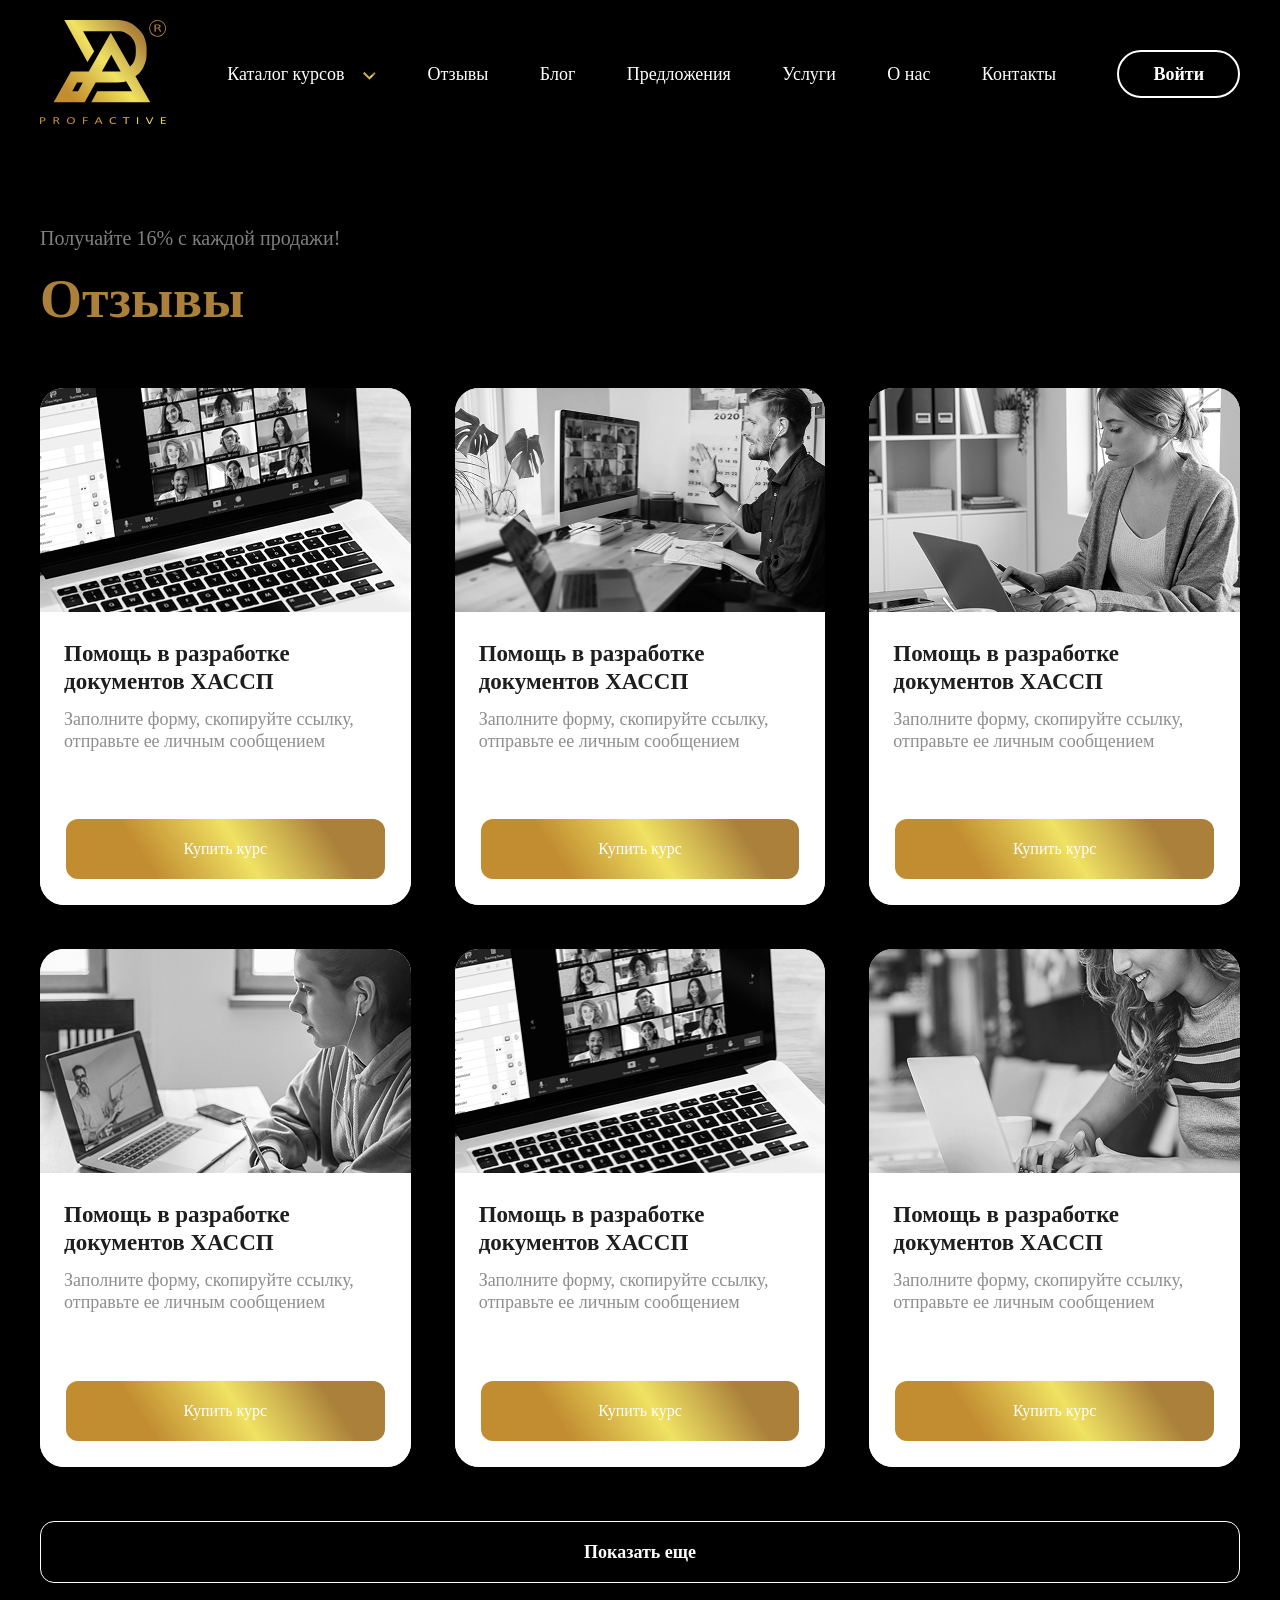
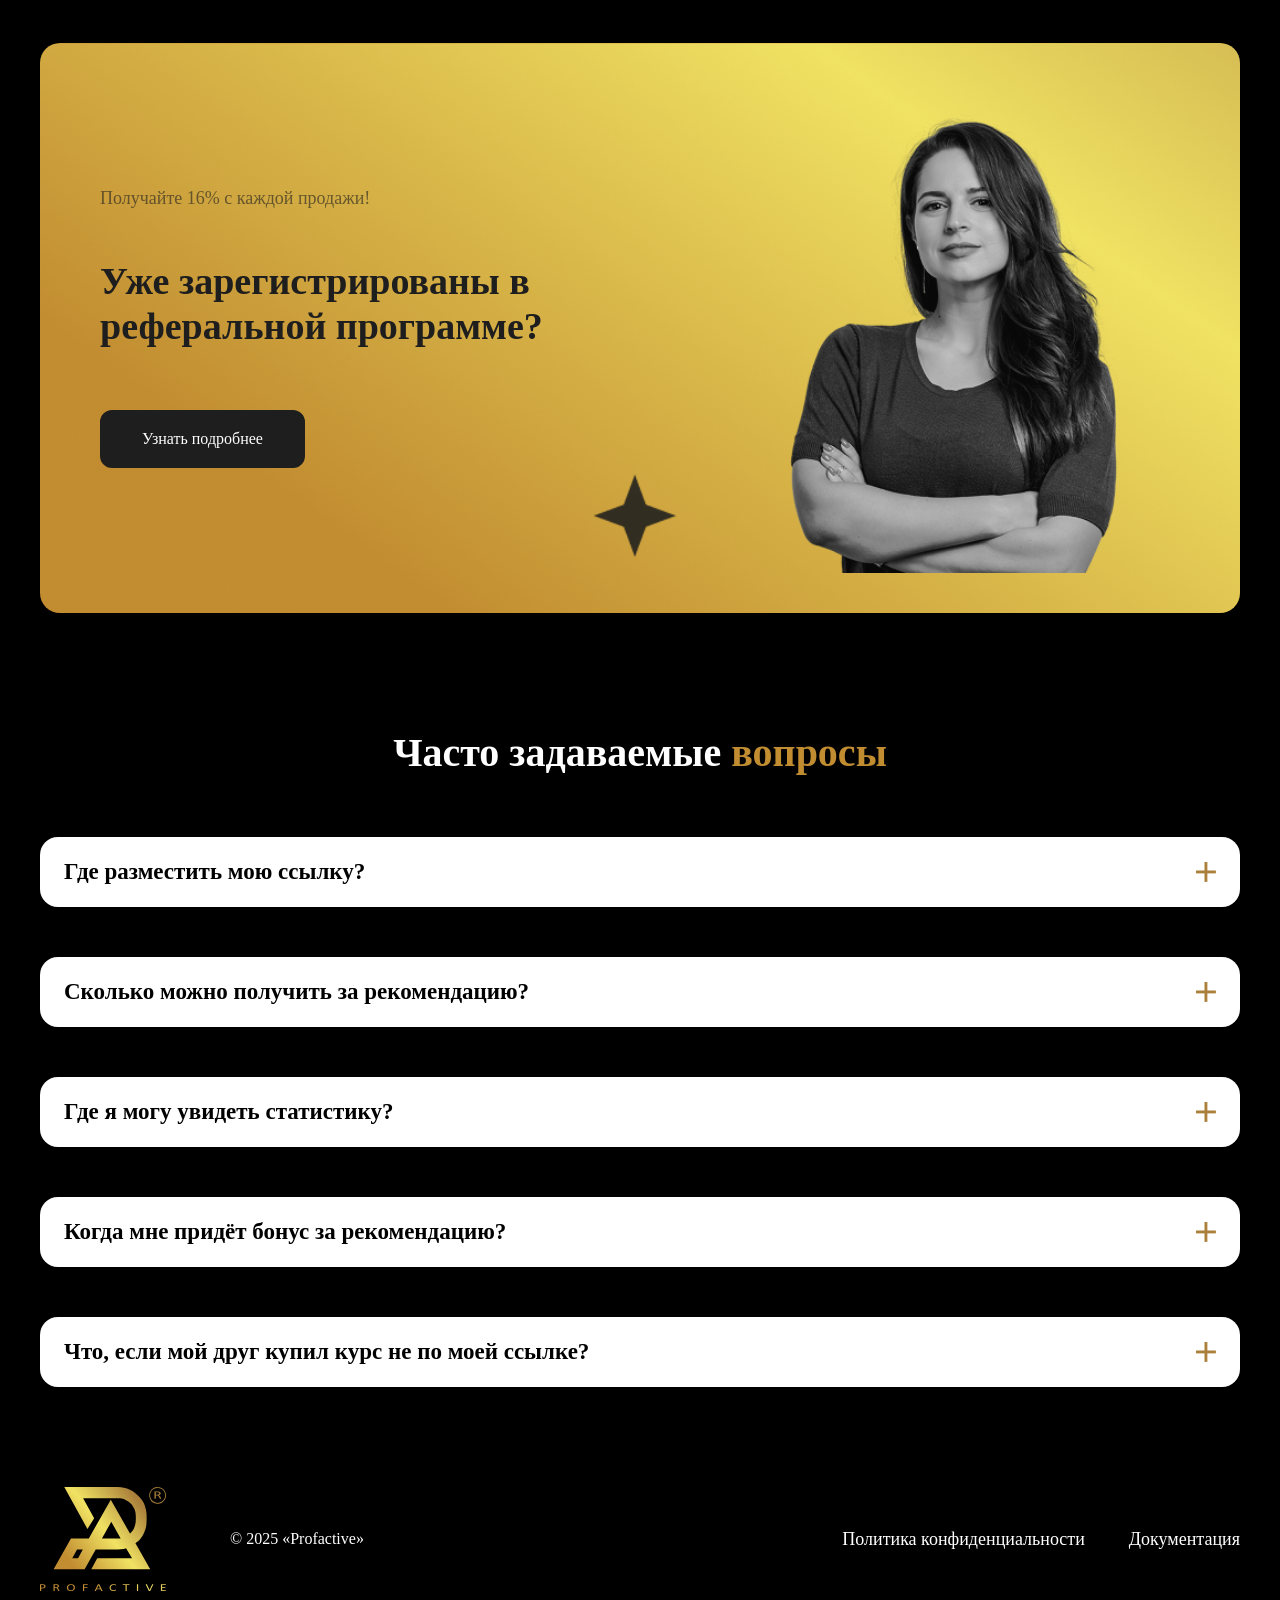
<file: services.html>
<!DOCTYPE html>
<html lang="en">

<head>
    <meta charset="UTF-8">
    <meta name="viewport" content="width=device-width, initial-scale=1.0">
    <title>Abubakr</title>
    <link rel="icon" href="./images/header/Vector (4).svg">
    <link rel="stylesheet" href="./css/style.css">
</head>

<body>

    <header class="header">
        <div class="container header__container">
            <a href="index.html">
                <img class="header__img" src="./images/header/Vector (4).svg" alt="img">
            </a>
            <ul class="header__list">
                <li class="header__item">
                    <a class="header__link" href="Curse.html">
                        Каталог курсов

                        <img class="header__images" src="./images/header/Vector.svg" alt="">
                    </a>
                </li>

                <li class="header__item">
                    <a class="header__link" href="Reviews.html">
                        Отзывы
                    </a>
                </li>

                <li class="header__item">
                    <a class="header__link" href="blog.html">
                        Блог
                    </a>
                </li>

                <li class="header__item">
                    <a class="header__link" href="services.html">
                        Предложения
                    </a>
                </li>

                <li class="header__item">
                    <a class="header__link" href="Services.html">
                        Услуги
                    </a>
                </li>

                <li class="header__item">
                    <a class="header__link" href="About Us.html">
                        О нас
                    </a>
                </li>

                <li class="header__item">
                    <a class="header__link" href="contacts.html">
                        Контакты
                    </a>
                </li>

            </ul>

            <a class="header__link__title" href="/">
                Войти
            </a>

            <img class="header__img__title" src="./images/header/001.svg" alt="img">

        </div>

    </header>

    <section class="not">
        <div class="container not__container">
            <div class="not__wrapper">
                <p class="btn__descr">
                    Получайте 16% с каждой продажи!
                </p>

                <h1 class="btn__title">
                    Отзывы
                </h1>
            </div>

            <ul class="not__list">
                <li class="not__item">
                    <img class="not__img" src="./images/secvices/1.png" alt="img">

                    <div class="not__descr">
                        <h3 class="not__title">
                            Помощь в разработке документов ХАССП
                        </h3>

                        <p class="not__text">
                            Заполните форму, скопируйте ссылку, отправьте ее личным сообщением
                        </p>

                        <div class="not__disk">
                            <a class="not__link" href="/">
                                Купить курс
                            </a>
                        </div>
                    </div>

                </li>

                <li class="not__item">
                    <img class="not__img" src="./images/secvices/2.png" alt="img">

                    <div class="not__descr">
                        <h3 class="not__title">
                            Помощь в разработке документов ХАССП
                        </h3>

                        <p class="not__text">
                            Заполните форму, скопируйте ссылку, отправьте ее личным сообщением
                        </p>

                        <div class="not__disk">
                            <a class="not__link" href="/">
                                Купить курс
                            </a>
                        </div>
                    </div>

                </li>

                <li class="not__item">
                    <img class="not__img" src="./images/secvices/3.png" alt="img">

                    <div class="not__descr">
                        <h3 class="not__title">
                            Помощь в разработке документов ХАССП
                        </h3>

                        <p class="not__text">
                            Заполните форму, скопируйте ссылку, отправьте ее личным сообщением
                        </p>

                        <div class="not__disk">
                            <a class="not__link" href="/">
                                Купить курс
                            </a>
                        </div>
                    </div>

                </li>

                <li class="not__item">
                    <img class="not__img" src="./images/secvices/4.png" alt="img">

                    <div class="not__descr">
                        <h3 class="not__title">
                            Помощь в разработке документов ХАССП
                        </h3>

                        <p class="not__text">
                            Заполните форму, скопируйте ссылку, отправьте ее личным сообщением
                        </p>

                        <div class="not__disk">
                            <a class="not__link" href="/">
                                Купить курс
                            </a>
                        </div>
                    </div>

                </li>

                <li class="not__item">
                    <img class="not__img" src="./images/secvices/5.png" alt="img">

                    <div class="not__descr">
                        <h3 class="not__title">
                            Помощь в разработке документов ХАССП
                        </h3>

                        <p class="not__text">
                            Заполните форму, скопируйте ссылку, отправьте ее личным сообщением
                        </p>

                        <div class="not__disk">
                            <a class="not__link" href="/">
                                Купить курс
                            </a>
                        </div>
                    </div>

                </li>

                <li class="not__item">
                    <img class="not__img" src="./images/secvices/6.png" alt="img">

                    <div class="not__descr">
                        <h3 class="not__title">
                            Помощь в разработке документов ХАССП
                        </h3>

                        <p class="not__text">
                            Заполните форму, скопируйте ссылку, отправьте ее личным сообщением
                        </p>

                        <div class="not__disk">
                            <a class="not__link" href="/">
                                Купить курс
                            </a>
                        </div>
                    </div>

                </li>

            </ul>

            <p class="bag__item__1">
                Показать еще
            </p>


        </div>

    </section>

    <section class="font">
        <div class="container font__container">

            <div class="font__wrapper">
                <p class="font__title">
                    Получайте 16% с каждой продажи!
                </p>

                <h2 class="font__text">
                    Уже зарегистрированы в реферальной программе?
                </h2>

                <a class="font__link" href="#">
                    Узнать подробнее
                </a>
            </div>

            <img class="font__img" src="./images/font/Untitled design (73) 1.png" alt="banner">

        </div>
    </section>

    <section class="phone">
        <div class="container phone__container">
            <h2 class="phone__title">
                Часто задаваемые
                <span class="phone__span">
                    вопросы
                </span>
            </h2>

            <ul class="phone__list">
                <li class="phone__item">
                    <a class="phone__link" href="/">
                        <p class="phone__text">
                            Где разместить мою ссылку?
                        </p>

                        <img class="phone__img" src="./images/font/plus.png" alt="img">

                    </a>
                </li>

                <li class="phone__item">
                    <a class="phone__link" href="/">
                        <p class="phone__text">
                            Сколько можно получить за рекомендацию?
                        </p>

                        <img class="phone__img" src="./images/font/plus.png" alt="img">

                    </a>
                </li>

                <li class="phone__item">
                    <a class="phone__link" href="/">
                        <p class="phone__text">
                            Где я могу увидеть статистику?
                        </p>

                        <img class="phone__img" src="./images/font/plus.png" alt="img">

                    </a>
                </li>

                <li class="phone__item">
                    <a class="phone__link" href="/">
                        <p class="phone__text">
                            Когда мне придёт бонус за рекомендацию?
                        </p>

                        <img class="phone__img" src="./images/font/plus.png" alt="img">

                    </a>
                </li>

                <li class="phone__item">
                    <a class="phone__link" href="/">
                        <p class="phone__text">
                            Что, если мой друг купил курс не по моей ссылке?
                        </p>

                        <img class="phone__img" src="./images/font/plus.png" alt="img">

                    </a>
                </li>

            </ul>

        </div>

    </section>

    <footer class="ihost">
        <div class="container ihost__container">
            <img class="ihost__img" src="./images/header/Vector (4).svg" alt="img">

            <p class="ihost__text">
                © 2025 «Profactive»
            </p>

            <a class="ihost__link" href="/">
                Политика конфиденциальности
            </a>

            <a class="ihost__link" href="/">
                Документация
            </a>

            <p class="ihost__text__1">
                © 2025 «Profactive»
            </p>
        </div>

    </footer>

</body>

</html>
</file>
<file: css/style.css>
* {
    margin: 0;
    padding: 0;
    box-sizing: border-box;
    background-color: black;
    color: white;
}

.container {
    max-width: 1240px;
    width: 100%;
    margin: 0 auto;
    padding: 0 20px;
}

body {
    color: white;
}

ul,
ol {
    list-style: none;
}

a {
    text-decoration: none;
    color: white;
    transition: all .6s ease;
    cursor: wait;
}

a:hover {
    color: red;
}

/* index start */

/* header start */

.header {
    padding-top: 20px;
}

.header__container {
    display: flex;
    align-items: center;
    justify-content: space-between;
    gap: 10px;
}

.header__list {
    max-width: 829px;
    width: 100%;
    display: flex;
    gap: 10px;
    justify-content: space-between;

}

.header__img__title {
    display: none;
}

.header__item {
    font-weight: 500;
    font-size: 18px;
    line-height: 1;
}

.header__images {
    padding-left: 14px;
}

.header__link__title {
    font-weight: 600;
    font-size: 18px;
    line-height: 1;
    padding: 13px 34px;
    border: 2px solid;
    border-radius: 33px;
}


/* header end */

/* btn start */

.btn {
    padding-top: 100px;
}

.btn__wrapper {
    margin-bottom: 80px;
}

.btn__descr {
    font-weight: 500;
    font-size: 20px;
    line-height: 1;
    color: rgba(255, 255, 255, 0.5);
    margin-bottom: 16px;
}

.btn__title {
    font-weight: 700;
    font-size: 54px;
    line-height: 1.3;
    color: #AB803B;
}

.btn__list {
    display: flex;
    flex-direction: column;
    gap: 120px;
}

.btn__item {
    display: flex;
    align-items: center;
    gap: 60px;
}


.btn__box {
    display: flex;
    flex-direction: column;
    gap: 16px;
}

.btn__text {
    font-weight: 600;
    font-size: 38px;
    line-height: 1.4;
    color: #fff;
}

.btn__span {
    color: #AB803B;
}

.btn__title__text {
    font-weight: 500;
    font-size: 18px;
    line-height: 1.4;
    color: rgba(255, 255, 255, 0.7);
}

/* btn end */

/* ihost start */

.ihost {
    padding-top: 100px;
    padding-bottom: 50px;
}

.ihost__container {
    display: flex;
    align-items: center;
    justify-content: space-between;
}

.ihost__img {
    margin-right: 64px;
}

.ihost__text {
    margin-right: auto;
}

.ihost__link {
    margin-left: 44px;
    font-weight: 500;
    font-size: 18px;
    line-height: 1;
}


.ihost__text__1 {
    display: none;
    font-weight: 500;
    font-size: 18px;
    line-height: 1;
}

/* ihost end */

/* bag start */

.bag {
    padding: 100px 0px;
}

.bag__wrapper__2 {
    display: flex;
    align-items: center;
    gap: 24px;
    background-color: #fff;
}

.bag__list {
    display: grid;
    grid-template-columns: repeat(3, 1fr);
    gap: 44px;
}

.bag__item {
    padding: 24px;
    background-color: rgba(255, 255, 255, 1);
    border-radius: 24px;
    max-width: 371px;
    margin-left: auto;
    margin-right: auto;
}

.bag__images {
    background-color: white;
}

.bag__item__1 {
    font-weight: 600;
    font-size: 18px;
    line-height: 1;
    border: 1px solid rgba(255, 255, 255, 1);
    text-align: center;
    padding: 21px;
    border-radius: 14px;
    margin-top: 54px;
}

.bag__yulduz {
    background-color: rgba(255, 255, 255, 1);
}

.bag__img {
    background-color: rgba(255, 255, 255, 1);
}

.bag__descr {
    background-color: white;
}

.bag__title {
    background-color: rgba(255, 255, 255, 1);
    color: black;
    font-weight: 600;
    font-size: 22px;
    line-height: 1.3;
}

.bag__text {
    color: rgba(38, 43, 67, 0.5);
    background-color: rgba(255, 255, 255, 1);
    padding-top: 24px;
    font-weight: 500;
    font-size: 18px;
    line-height: 1.3;
}

/* bag end */

/* font start */

.font {
    padding: 60px 20px;
}

.font__container {
    max-width: 1200px;
    padding: 40px 60px;

    display: flex;
    align-items: center;
    justify-content: space-between;
    gap: 40px;

    background-image: url(../images/font/Frame\ 3.png);
    background-size: cover;
    background-position: center;

    border-radius: 20px;
    overflow: hidden;
}

.font__wrapper {
    max-width: 500px;
    background-color: initial;
}

.font__title {
    font-size: 18px;
    color: rgba(30, 30, 30, 0.6);
    margin-bottom: 50px;
    background-color: initial;
}

.font__text {
    font-size: 38px;
    font-weight: 700;
    line-height: 1.2;
    margin-bottom: 60px;
    color: #1e1e1e;
    background-color: initial;
}

.font__link {
    display: inline-block;
    padding: 18px 40px;

    background-color: #1e1e1e;
    color: #fff;

    border-radius: 12px;
    border: 2px solid #1e1e1e;

    text-decoration: none;
    font-weight: 500;

    transition: all 0.3s ease;
}

.font__link:hover {
    background: transparent;
    color: #1e1e1e;
}

.font__img {
    max-width: 400px;
    width: 100%;
    background-color: initial;
}

/* font end */

/* phone start */

.phone {
    padding-top: 60px;
}

.phone__title {
    padding-bottom: 64px;
    text-align: center;
    font-weight: 700;
    font-style: Bold;
    font-size: 40px;
    line-height: 1;
}

.phone__list {
    display: flex;
    flex-direction: column;
    gap: 50px;
}

.phone__link {
    display: flex;
    justify-content: space-between;
    align-items: center;
    background-color: #fff;
    padding: 20px 24px;
    border-radius: 18px;
}

.phone__span {
    color: #C28D31;

}

.phone__text {
    background-color: #fff;
    color: black;
    font-weight: 600;
    font-size: 23px;
    line-height: 1.3;
}

.phone__img {
    background-color: #fff;
}

.phone__link:hover {
    transform: scale(1.08);
}

/* phone end */

/* not start */

.not {
    padding-top: 100px;
}

.not__wrapper {
    padding-bottom: 54px;
}

.not__list {
    display: grid;
    grid-template-columns: repeat(3, 1fr);
    gap: 44px;
}

.not__descr {
    background-color: white;
    padding: 24px;
    border-radius: 24px;
}

.not__item {
    background-color: white;
    border-radius: 24px;
}

.not__img {
    border-top-left-radius: 24px;
    border-top-right-radius: 24px;
    width: 100%;
}

.not__disk {
    background-color: white;
}

.not__title {
    font-weight: 600;
    font-size: 23px;
    line-height: 1.2;
    color: rgba(30, 30, 30, 1);
    background-color: white;
}

.not__text {
    font-weight: 500;
    font-size: 18px;
    line-height: 1.2;
    background-color: white;
    color: rgba(30, 30, 30, 0.5);
    padding-top: 14px;
    padding-bottom: 65px;

}

.not__link {
    background: linear-gradient(236.89deg, #AB803B 18.42%, #CDB14F 31.58%, #F0E263 45.84%, #D9B84A 59.44%, #C28D31 74.36%);
    padding: 21px 106px;
    border: 2px solid;
    border-radius: 14px;

    border: linear-gradient(236.89deg, #AB803B 18.42%, #CDB14F 31.58%, #F0E263 45.84%, #D9B84A 59.44%, #C28D31 74.36%);
    display: flex;
    justify-content: center;
}

.not__link:hover {
    background: initial;
}

/* not end */

/* odam start */

.odam {
    padding-top: 100px;
}

.odam__wrapper {
    padding-bottom: 50px;
}

.odam__list {
    display: grid;
    grid-template-columns: repeat(2, 1fr);
    gap: 44px;
}

.odam__item {
    display: flex;
    align-items: center;
    background-color: rgba(255, 255, 255, 1);
    padding: 25px;
    border-radius: 24px;
}

.odam__logo {
    width: 34px;
    background-color: white;
    margin-left: auto;
}

.odam__img {
    background-color: white;
    padding-right: 24px;
}

.odam__title {
    font-weight: 600;
    font-size: 20px;
    line-height: 1.5;
    color: black;
    background-color: white;

}

.class {
    background: linear-gradient(236.89deg, #AB803B 18.42%, #CDB14F 31.58%, #F0E263 45.84%, #D9B84A 59.44%, #C28D31 74.36%);
    padding: 21px 54px;
    border-radius: 14px;
    max-width: 273px;
    color: black;
    display: flex;
    justify-content: center;
}

.class:hover {
    background: initial;
    border: 1px solid white;
}

/* odam end */

/* redmi start */

.redmi {
    padding-top: 100px;
}

.redmi__wrapper {
    padding-bottom: 54px;
}

.redmi__link {
    font-weight: 600;
    font-size: 34px;
    line-height: 1;
    background-color: initial;
}

.redmi__descr {
    transition: all 1s ease;
    max-width: 1200px;
    padding: 252px 0;
    background-color: rgba(255, 255, 255, 0.1);
    display: flex;
    justify-content: center;
    border-radius: 24px;
    align-items: center;
    border: 2px solid rgba(255, 255, 255, 0.1);
}

.redmi__descr:hover {
    border: 2px solid fuchsia;
    background-color: initial;
}

/* redmi end */

/* bold start */

.bold {
    padding-top: 100px;
    padding-bottom: 100px;
}

.bold__wrapper {
    padding-bottom: 30px;
}

.bold__list {
    display: grid;
    grid-template-columns: repeat(2, 1fr);
    gap: 20px;
}

.bold__item {
    max-width: 578px;
    width: 100%;
}

.bold__descr {
    width: 100%;
    position: relative;
}

.bold__logo {
    width: 100%;
    height: auto;
    object-fit: cover;
}

.bold__img {
    position: absolute;
    z-index: 3;
    top: 50%;
    left: 50%;
    transform: translate(-50%, -50%);
    background-color: initial;
}


.bold__title {
    padding-top: 24px;
    padding-bottom: 14px;
    font-weight: 600;
    font-size: 23px;
    line-height: 1.4;
}

.bold__text {
    font-weight: 500;
    font-size: 18px;
    line-height: 28px;
    color: #FFFFFF80;
}

/* bold end */

/* vivo start */

.vivo__wrapper {
    padding-bottom: 50px;
}

.vivo__list {
    display: grid;
    grid-template-columns: repeat(3, 1fr);
    gap: 44px;
}

.vivo__title {
    font-weight: 600;
    font-size: 23px;
    line-height: 1.4;
}

.vivo__text {
    font-weight: 500;
    font-size: 18px;
    line-height: 1.5;
}

.vivo__img__1 {
    background-image: url(../images/bold/1.png);
    padding: 80px 124px;
    background-color: initial;
}

.vivo__img__2 {
    background-image: url(../images/bold/2.png);
    padding: 80px 124px;
    background-color: initial;
}

.vivo__img__3 {
    background-image: url(../images/bold/3.png);
    padding: 80px 124px;
    background-color: initial;
}

.vivo__img__4 {
    background-image: url(../images/bold/4.png);
    padding: 80px 124px;
    background-color: initial;
}

.vivo__img__5 {
    background-image: url(../images/bold/5.png);
    padding: 80px 124px;
    background-color: initial;
}

.vivo__img__6 {
    background-image: url(../images/bold/6.png);
    padding: 80px 124px;
    background-color: initial;
}

/* vivo end */




/* media */

@media screen and (max-width:1250px) {
    .not__list {
        grid-template-columns: repeat(2, 1fr);
        gap: 30px;
    }

    .bold__list {
        grid-template-columns: 1fr;
        gap: 30px;
        text-align: center;
    }

    .bold__wrapper {
        text-align: center;
    }

    .bold__descr {
        width: 100%;
    }

    .bold__item {
        margin-left: auto;
        margin-right: auto;
    }

    .vivo__wrapper {
        text-align: center;
    }

    .vivo__list {
        grid-template-columns: repeat(2, 1fr);
        gap: 30px;
    }

    .vivo__item {
        margin-left: auto;
        margin-right: auto;
        text-align: center;
    }

}

@media (max-width: 992px) {
    .font__container {
        padding: 30px;
        gap: 20px;
    }

    .font__text {
        font-size: 30px;
    }

    .font__img {
        max-width: 300px;
    }

    .odam__list {
        grid-template-columns: repeat(1, 1fr);
        gap: 25px;
    }

    .vivo__item {
        margin-left: auto;
        margin-right: auto;
    }

}

@media screen and (max-width:938px) {

    .header__list {
        display: none;

    }

    .header__img__title {
        display: block;
    }

    .header__link__title {
        margin-left: auto;
        margin-right: 20px;
    }


    .btn__item {
        flex-direction: column;
        text-align: center;
    }


    .ihost {
        padding-top: 80px;
    }

    .ihost__container {
        flex-direction: column;
        text-align: center;
        gap: 10px;
    }

    .ihost__img {
        margin-right: 0px;
        margin-left: 20px;
    }

    .ihost__text {
        display: none;
    }

    .ihost__link {
        margin-left: 44px;
        font-weight: 500;
        font-size: 18px;
        line-height: 1;
    }

    .ihost__text__1 {
        display: block;
        font-weight: 500;
        font-size: 18px;
        line-height: 1;
        margin-left: 38px;
    }

    .bag__list {
        display: grid;
        grid-template-columns: repeat(2, 1fr);
        gap: 10px;
    }

    .not__list {
        grid-template-columns: 1fr;
        gap: 20px;
    }

    .class {
        margin-left: auto;
        margin-right: auto;
    }

}

@media screen and (max-width:838px) {
    .vivo__list {
        grid-template-columns: 1fr;
        gap: 30px;
    }

}

@media screen and (max-width: 768px) {
    .font__container {
        flex-direction: column;
        text-align: center;
        padding: 30px 20px;
    }

    .font__wrapper {
        margin: 0;
        max-width: 100%;
    }

    .font__text {
        font-size: 26px;
    }

    .font__link {
        width: 100%;
        text-align: center;
    }

    .font__img {
        max-width: 260px;
    }


}

@media screen and (max-width:538px) {
    .btn__img {
        width: 342px;
    }

    .bag__list {
        display: grid;
        grid-template-columns: repeat(1, 1fr);
        gap: 30px;
    }
}

@media (max-width: 480px) {
    .font__text {
        font-size: 22px;
    }

    .font__title {
        font-size: 16px;
    }

    .font__link {
        padding: 14px;
    }
}
</file>
